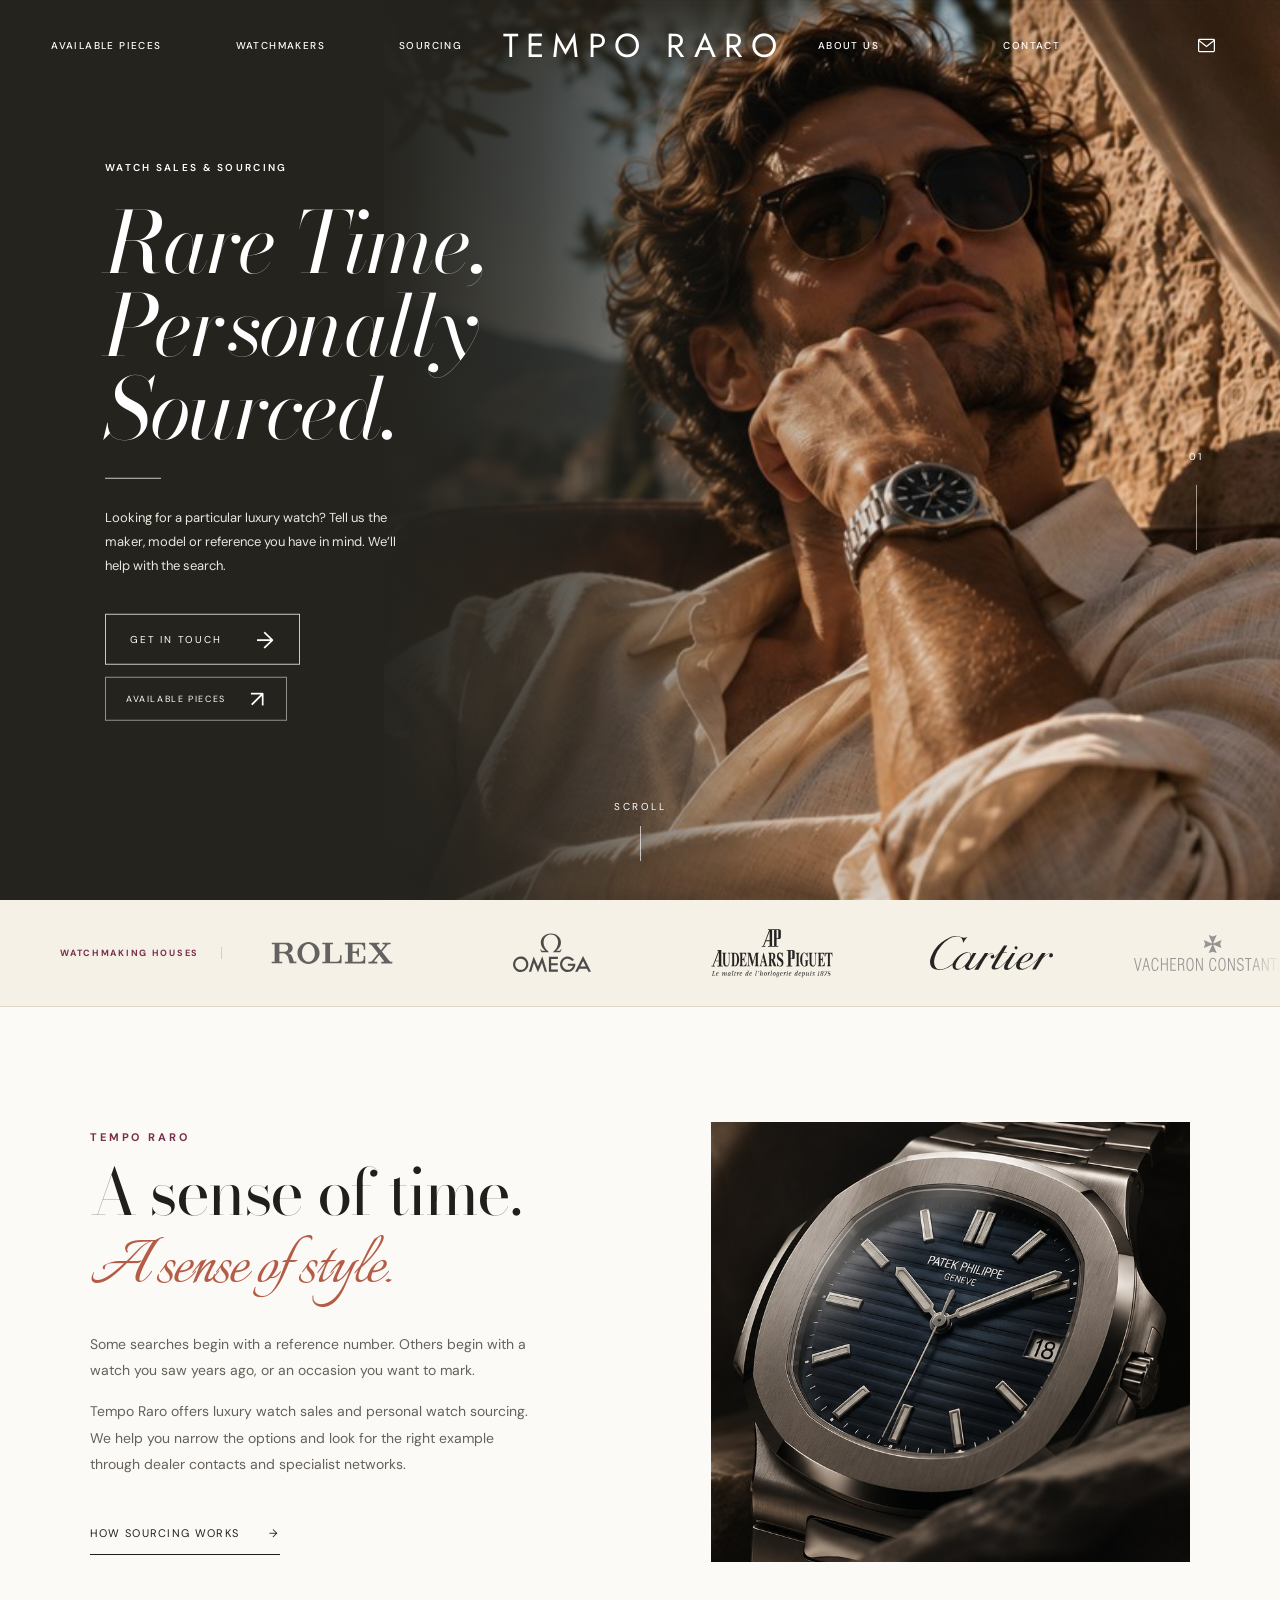
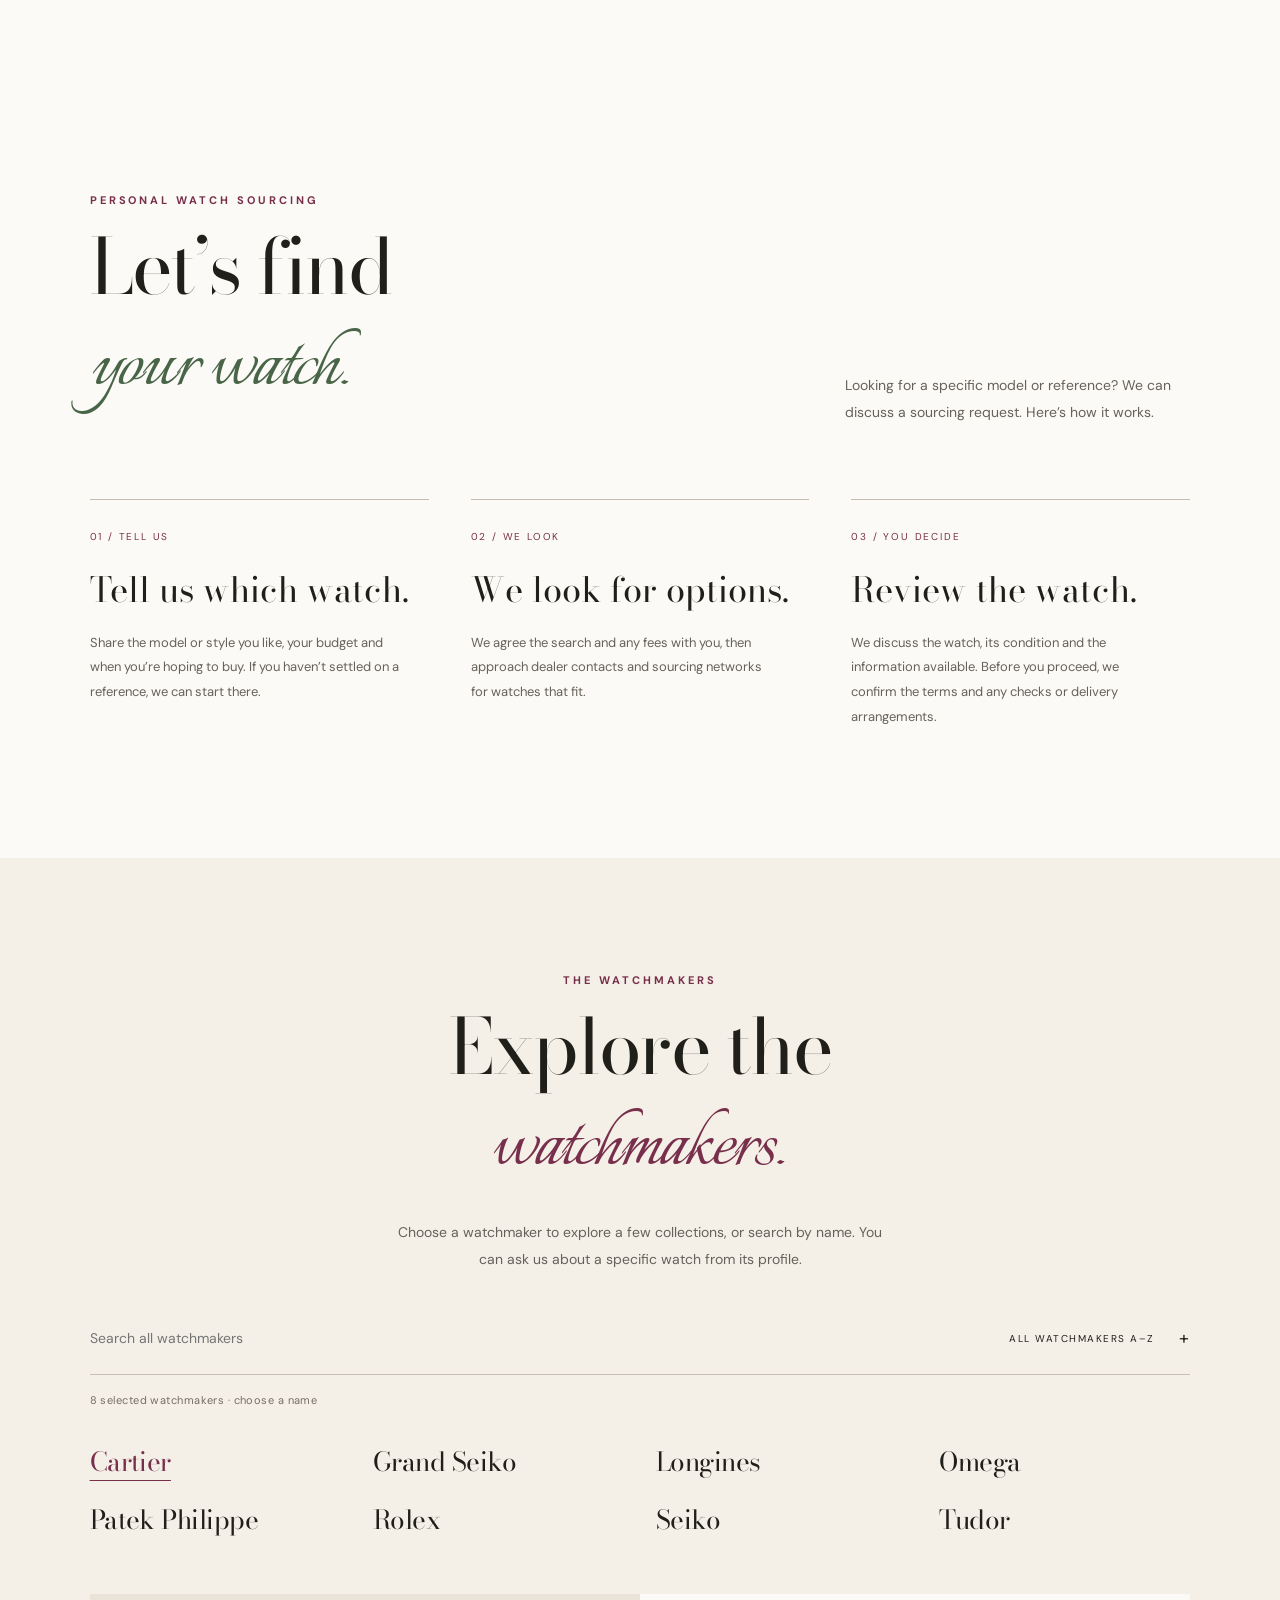
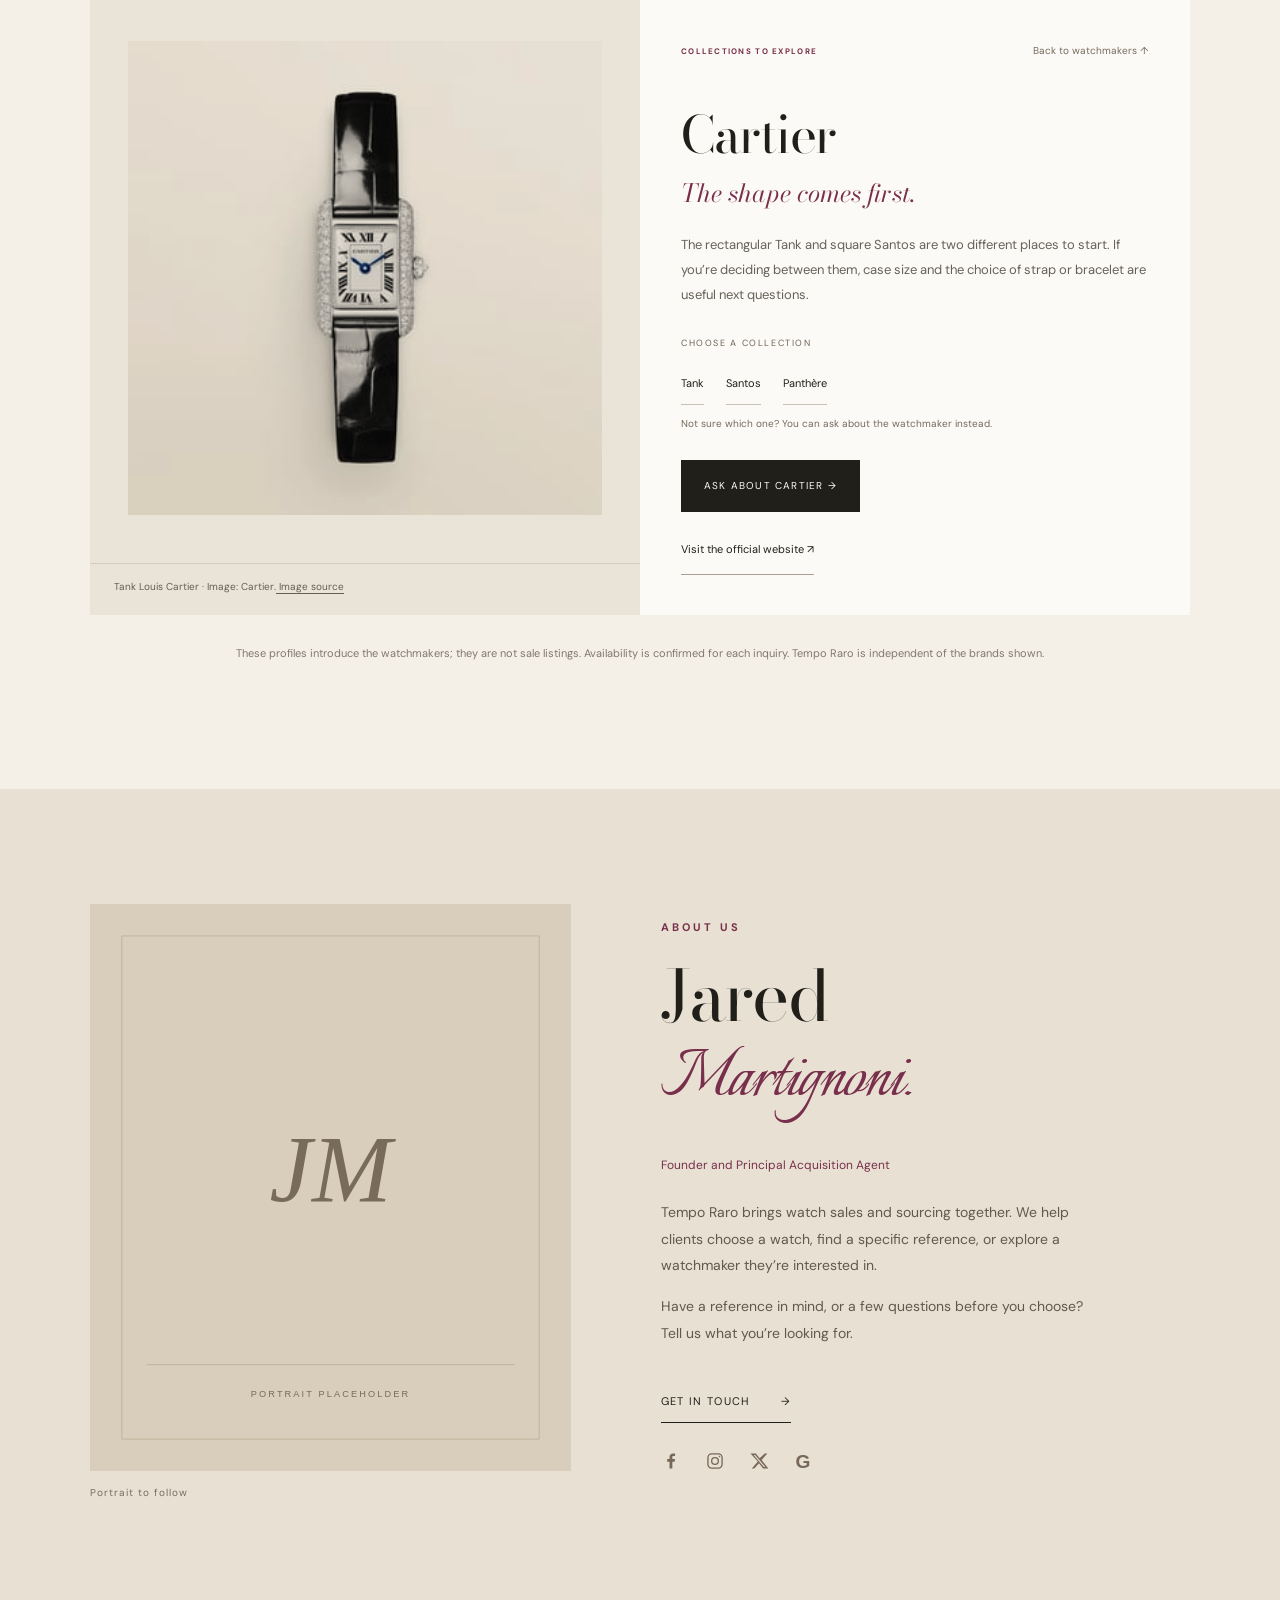
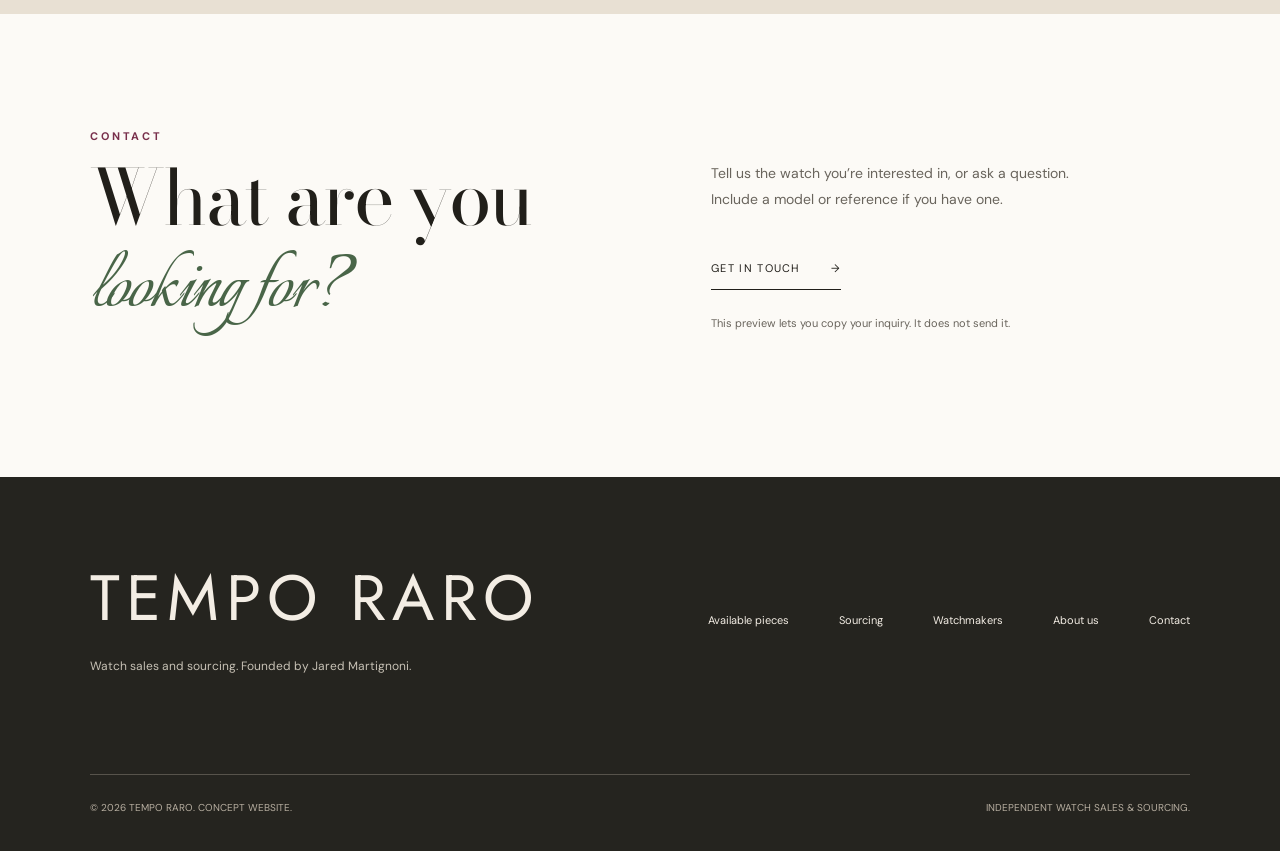
<file: index.html>
<!doctype html>
<html lang="en">
<head>
<meta charset="utf-8">
<meta name="viewport" content="width=device-width,initial-scale=1">
<meta name="theme-color" content="#191813">
<title>Tempo Raro | Luxury Watch Sales &amp; Personal Sourcing</title>
<meta name="description" content="Luxury watch sales and personal watch sourcing with Tempo Raro, led by Jared Martignoni. Explore watchmakers and discuss your next watch with us.">
<meta name="robots" content="index, follow, max-image-preview:large">
<link rel="canonical" href="https://www.tempo-raro.com/">
<link rel="icon" type="image/svg+xml" href="favicon.svg">
<meta property="og:type" content="website">
<meta property="og:site_name" content="Tempo Raro">
<meta property="og:title" content="Tempo Raro | Luxury Watch Sales &amp; Personal Sourcing">
<meta property="og:description" content="Luxury watch sales and personal watch sourcing with Tempo Raro, led by Jared Martignoni. Explore watchmakers and discuss your next watch with us.">
<meta property="og:url" content="https://www.tempo-raro.com/">
<meta property="og:image" content="https://www.tempo-raro.com/assets/hero-clean.jpg">
<meta property="og:image:width" content="1052">
<meta property="og:image:height" content="568">
<meta property="og:image:alt" content="Tempo Raro editorial campaign image">
<meta name="twitter:card" content="summary_large_image">
<meta name="twitter:title" content="Tempo Raro | Luxury Watch Sales &amp; Personal Sourcing">
<meta name="twitter:description" content="Luxury watch sales and personal watch sourcing with Tempo Raro, led by Jared Martignoni. Explore watchmakers and discuss your next watch with us.">
<meta name="twitter:image" content="https://www.tempo-raro.com/assets/hero-clean.jpg">
<meta name="twitter:image:alt" content="Tempo Raro editorial campaign image">
<link rel="preconnect" href="https://fonts.googleapis.com">
<link rel="preconnect" href="https://fonts.gstatic.com" crossorigin>
<link href="https://fonts.googleapis.com/css2?family=Bodoni+Moda:ital,opsz,wght@0,6..96,400;0,6..96,500;1,6..96,400&amp;family=DM+Sans:wght@400;500;600;700&amp;family=Jost:wght@300;400;500;600&amp;family=Italianno&amp;display=swap" rel="stylesheet">
<link rel="stylesheet" href="site.css?v=20261105-hero-clean">
<script type="application/ld+json">
{
  "@context": "https://schema.org",
  "@graph": [
    {
      "@type": "Organization",
      "@id": "https://www.tempo-raro.com/#organization",
      "name": "Tempo Raro",
      "url": "https://www.tempo-raro.com/",
      "description": "Luxury watch sales and personal watch sourcing, led by Jared Martignoni.",
      "founder": {
        "@id": "https://www.tempo-raro.com/#jared-martignoni"
      }
    },
    {
      "@type": "Person",
      "@id": "https://www.tempo-raro.com/#jared-martignoni",
      "name": "Jared Martignoni",
      "jobTitle": "Founder and Principal Acquisition Agent",
      "worksFor": {
        "@id": "https://www.tempo-raro.com/#organization"
      }
    },
    {
      "@type": "WebSite",
      "@id": "https://www.tempo-raro.com/#website",
      "url": "https://www.tempo-raro.com/",
      "name": "Tempo Raro",
      "inLanguage": "en",
      "publisher": {
        "@id": "https://www.tempo-raro.com/#organization"
      }
    },
    {
      "@type": "WebPage",
      "@id": "https://www.tempo-raro.com/#webpage",
      "url": "https://www.tempo-raro.com/",
      "name": "Tempo Raro | Luxury Watch Sales & Personal Sourcing",
      "description": "Luxury watch sales and personal watch sourcing with Tempo Raro, led by Jared Martignoni. Explore watchmakers and discuss your next watch with us.",
      "inLanguage": "en",
      "isPartOf": {
        "@id": "https://www.tempo-raro.com/#website"
      },
      "about": {
        "@id": "https://www.tempo-raro.com/#organization"
      }
    }
  ]
}
</script>
<noscript><style>#loader,.curtain{display:none}.hero-content{opacity:1;transform:translateY(-50%)}.reveal{opacity:1;transform:none}</style></noscript>
<link rel="stylesheet" href="navigation.css">
</head>
<body>
<div id="loader"><div class="loader-word">TEMPO RARO</div></div>
<nav class="site-nav" id="nav" aria-label="Main navigation"><div class="nav-left"><a href="collection.html">AVAILABLE PIECES</a><a href="#brands">WATCHMAKERS</a><a href="#collection">SOURCING</a></div><a class="wordmark" href="#top">TEMPO RARO</a><div class="nav-right"><a href="#about">ABOUT US</a><a href="#journal">CONTACT</a><button class="nav-icon" id="nav-inquire" aria-label="Open inquiry"><svg viewBox="0 0 24 24" fill="none" stroke="currentColor"><rect x="3" y="5" width="18" height="14" rx="1"/><path d="m3 6 9 7 9-7"/></svg></button></div><button class="nav-icon menu-toggle" id="menu-toggle" aria-label="Open menu" aria-expanded="false" aria-controls="mobile-panel"><svg viewBox="0 0 24 24" fill="none" stroke="currentColor"><path d="M3 7h18M3 12h18M3 17h18"/></svg></button></nav>
<div class="mobile-panel" id="mobile-panel" role="dialog" aria-modal="true" aria-label="Navigation"><button id="mobile-close" aria-label="Close menu">×</button><a href="collection.html">Available pieces</a><a href="#brands">Watchmakers</a><a href="#collection">Sourcing</a><a href="#about">About us</a><a href="#journal">Contact</a><a href="#inquire" data-inquire>Get in touch</a></div>
<main id="top">
<section class="hero" aria-label="Tempo Raro luxury watch sales and sourcing"><div class="hero-image" aria-hidden="true"></div><div class="curtain left" aria-hidden="true"></div><div class="curtain right" aria-hidden="true"></div><div class="hero-content"><div class="eyebrow">WATCH SALES &amp; SOURCING</div><h1>Rare Time,<br>Personally<br>Sourced.</h1><div class="fine-rule"></div><p class="hero-copy">Looking for a particular luxury watch? Tell us the maker, model or reference you have in mind. We’ll help with the search.</p><a class="outline-link" href="#inquire" data-inquire>GET IN TOUCH <span class="arr">→</span></a><a class="outline-link hero-stock-link" href="collection.html">AVAILABLE PIECES <span class="arr">↗</span></a></div><div class="hero-index">01</div><a href="#brands" class="hero-scroll">SCROLL<span></span></a></section>
<section class="ticker-wrap" aria-label="Watch brands"><div class="ticker-heading">WATCHMAKING HOUSES</div><div class="ticker-track-outer"><div class="ticker-track" id="ticker-track"></div></div></section>
<section class="section-pad intro-section" id="intro"><div class="intro-layout"><div><div class="section-kicker">TEMPO RARO</div><h2 class="section-title">A sense of time.<br><em class="script-accent">A sense of style.</em></h2><p class="section-intro">Some searches begin with a reference number. Others begin with a watch you saw years ago, or an occasion you want to mark.</p><p class="section-intro">Tempo Raro offers luxury watch sales and personal watch sourcing. We help you narrow the options and look for the right example through dealer contacts and specialist networks.</p><a class="dark-link" href="#collection">HOW SOURCING WORKS <span>→</span></a></div><img src="assets/watch-detail.jpg" alt="Close detail of a Patek Philippe Nautilus" width="760" height="850" loading="lazy"></div></section>

<section class="section-pad collection" id="collection">
<div class="collection-head reveal"><div><div class="section-kicker">PERSONAL WATCH SOURCING</div><h2 class="section-title">Let’s find<br><em class="script-accent accent-olive">your watch.</em></h2></div><p class="section-intro">Looking for a specific model or reference? We can discuss a sourcing request. Here’s how it works.</p></div>
<ol class="sourcing-steps">
<li class="reveal"><span class="step-number">01 / TELL US</span><h3>Tell us which watch.</h3><p>Share the model or style you like, your budget and when you’re hoping to buy. If you haven’t settled on a reference, we can start there.</p></li>
<li class="reveal"><span class="step-number">02 / WE LOOK</span><h3>We look for options.</h3><p>We agree the search and any fees with you, then approach dealer contacts and sourcing networks for watches that fit.</p></li>
<li class="reveal"><span class="step-number">03 / YOU DECIDE</span><h3>Review the watch.</h3><p>We discuss the watch, its condition and the information available. Before you proceed, we confirm the terms and any checks or delivery arrangements.</p></li>
</ol></section>

<section class="section-pad brand-directory" id="brands" aria-labelledby="houses-title">
<div class="brand-header"><div class="section-kicker">THE WATCHMAKERS</div><h2 class="section-title" id="houses-title">Explore the<br><em class="script-accent accent-wine">watchmakers.</em></h2><p class="section-intro" style="margin:auto">Choose a watchmaker to explore a few collections, or search by name. You can ask us about a specific watch from its profile.</p></div>
<div class="house-directory-tools"><label class="sr-only" for="brand-search">Search watchmakers</label><input class="brand-search" id="brand-search" type="search" placeholder="Search all watchmakers" autocomplete="off" aria-controls="brand-grid"><button class="brand-expand" id="brand-expand" aria-expanded="false" aria-controls="brand-grid">ALL WATCHMAKERS A–Z <span aria-hidden="true">+</span></button></div>
<p id="house-results" class="house-results" role="status" aria-live="polite"></p><div class="brand-grid" id="brand-grid" aria-label="Choose a watchmaker"></div>
<p id="house-announcement" class="sr-only" role="status" aria-live="polite"></p>
<article class="house-panel" id="house-panel" aria-labelledby="house-name">
<figure class="house-visual"><div class="house-image-stage"><img id="house-image" alt="" width="760" height="850" loading="lazy"><div id="house-monogram" class="house-monogram" hidden aria-hidden="true"></div></div><figcaption id="house-caption"></figcaption></figure>
<div class="house-story"><div class="house-panel-top"><span class="section-kicker">COLLECTIONS TO EXPLORE</span><button id="house-back" class="house-back">Back to watchmakers ↑</button></div><h3 id="house-name" tabindex="-1"></h3><p id="house-line" class="house-line"></p><p id="house-copy"></p><div id="house-family-wrap"><div class="house-label">CHOOSE A COLLECTION</div><div id="house-families" class="house-families" role="group" aria-label="Choose a collection to discuss"></div><p class="house-family-hint">Not sure which one? You can ask about the watchmaker instead.</p></div><div class="house-actions"><button id="house-inquire" class="house-inquire"></button><a id="house-official" target="_blank" rel="noopener noreferrer">Explore the official collection ↗</a></div></div>
</article><p class="note brand-footer">These profiles introduce the watchmakers; they are not sale listings. Availability is confirmed for each inquiry. Tempo Raro is independent of the brands shown.</p></section>
<section class="section-pad about-section" id="about" aria-labelledby="about-title"><div class="about-layout"><figure class="founder-portrait"><img src="assets/jared-martignoni-placeholder.svg" alt="Portrait placeholder for Jared Martignoni; photograph to be added" width="680" height="800" loading="lazy"><figcaption>Portrait to follow</figcaption></figure><div class="about-copy"><div class="section-kicker">ABOUT US</div><h2 class="section-title" id="about-title">Jared<br><em class="script-accent accent-wine">Martignoni.</em></h2><p class="founder-title">Founder and Principal Acquisition Agent</p><p>Tempo Raro brings watch sales and sourcing together. We help clients choose a watch, find a specific reference, or explore a watchmaker they’re interested in.</p><p>Have a reference in mind, or a few questions before you choose? Tell us what you’re looking for.</p><a class="dark-link" href="#inquire" data-inquire>GET IN TOUCH <span>→</span></a><div class="founder-socials" role="group" aria-label="Social profile placeholders"><span class="social-placeholder" role="img" aria-label="Facebook profile placeholder" title="Facebook — profile link to be added"><svg viewBox="0 0 24 24" fill="currentColor" aria-hidden="true"><path d="M13.6 21v-8.2h2.8l.4-3.2h-3.2V7.5c0-.9.3-1.5 1.6-1.5h1.7V3.1c-.3 0-1.3-.1-2.5-.1-2.5 0-4.2 1.5-4.2 4.3v2.3H7.4v3.2h2.8V21z"/></svg></span><span class="social-placeholder" role="img" aria-label="Instagram profile placeholder" title="Instagram — profile link to be added"><svg viewBox="0 0 24 24" fill="none" stroke="currentColor" stroke-width="1.6" aria-hidden="true"><rect x="3.5" y="3.5" width="17" height="17" rx="4.5"/><circle cx="12" cy="12" r="4"/><circle cx="17.4" cy="6.7" r=".9" fill="currentColor" stroke="none"/></svg></span><span class="social-placeholder" role="img" aria-label="X profile placeholder" title="X — profile link to be added"><svg viewBox="0 0 24 24" fill="currentColor" aria-hidden="true"><path d="M18.9 3H22l-6.8 7.8L23.2 21h-6.3L12 14.6 6.4 21H3.3l7.3-8.4L1.8 3h6.5l4.4 5.8L18.9 3zm-1.1 16.2h1.7L7.4 4.7H5.6l12.2 14.5z"/></svg></span><span class="social-placeholder" role="img" aria-label="Google Business profile placeholder" title="Google Business — profile link to be added"><svg viewBox="0 0 24 24" aria-hidden="true"><text x="12" y="20" text-anchor="middle" font-family="Arial,sans-serif" font-size="23" font-weight="700" fill="currentColor">G</text></svg></span></div></div></div></section>
<section class="section-pad journal" id="journal"><div class="closing-note reveal"><div><div class="section-kicker">CONTACT</div><h2 class="section-title">What are you<br><em class="script-accent accent-olive">looking for?</em></h2></div><div><p>Tell us the watch you’re interested in, or ask a question. Include a model or reference if you have one.</p><a href="#inquire" class="dark-link" data-inquire>GET IN TOUCH <span>→</span></a><p class="note">This preview lets you copy your inquiry. It does not send it.</p></div></div></section>
</main>
<footer class="footer"><div class="footer-top"><div><div class="footer-mark">TEMPO RARO</div><p>Watch sales and sourcing. Founded by Jared Martignoni.</p></div><div class="footer-links"><a href="collection.html">Available pieces</a><a href="#collection">Sourcing</a><a href="#brands">Watchmakers</a><a href="#about">About us</a><a href="#inquire" data-inquire>Contact</a></div></div><div class="footer-bottom"><span>© <span id="year"></span> TEMPO RARO. CONCEPT WEBSITE.</span><span>INDEPENDENT WATCH SALES &amp; SOURCING.</span></div></footer>
<div class="modal-backdrop" id="inquiry-modal" role="presentation"><div class="modal" role="dialog" aria-modal="true" aria-labelledby="modal-title"><button class="close" id="modal-close" aria-label="Close inquiry">×</button><div class="section-kicker">GET IN TOUCH</div><h2 id="modal-title">Let's find <i>your watch.</i></h2><p>This preview lets you copy your inquiry. It does not send it.</p><form id="inquiry-form"><label for="qname">Your name</label><input id="qname" required autocomplete="name" placeholder="Name"><label for="qemail">Email address</label><input id="qemail" type="email" required autocomplete="email" placeholder="you@example.com"><label for="qtype">I'm interested in</label><select id="qtype"><option>Sourcing a watch</option><option>Selling a watch</option><option>Trading a watch</option><option>General inquiry</option></select><label for="qbrand">Watchmaker</label><input id="qbrand" list="inquiry-houses" placeholder="Not sure yet"><datalist id="inquiry-houses"></datalist><label for="qmodel">Collection or reference</label><input id="qmodel" placeholder="Model, family or reference (optional)"><label for="qnotes">Tell us what you're looking for</label><textarea id="qnotes" placeholder="Brand, model, reference, budget or anything else useful"></textarea><button class="action" type="submit">COPY MY INQUIRY →</button><p class="status" id="form-status" role="status"></p></form></div></div>
<script>
const brands=[
['Rolex','luxury'],['Patek Philippe','haute'],['Audemars Piguet','haute'],['Cartier','luxury'],['Omega','luxury'],['Vacheron Constantin','haute'],['Jaeger-LeCoultre','haute'],['IWC Schaffhausen','luxury'],['Breitling','luxury'],['Tudor','luxury'],['TAG Heuer','mid'],['Panerai','luxury'],['Hublot','luxury'],['Breguet','haute'],['Blancpain','haute'],['A. Lange & Söhne','haute'],['Grand Seiko','luxury'],['Zenith','luxury'],['Chopard','haute'],['Piaget','haute'],['Girard-Perregaux','haute'],['Ulysse Nardin','haute'],['Richard Mille','haute'],['F.P. Journe','haute'],['Parmigiani Fleurier','haute'],['Roger Dubuis','haute'],['Bulgari','luxury'],['Glashütte Original','haute'],['H. Moser & Cie.','haute'],['Laurent Ferrier','haute'],['MB&F','haute'],['Urwerk','haute'],['De Bethune','haute'],['Greubel Forsey','haute'],['Ressence','haute'],['Kari Voutilainen','haute'],['Arnold & Son','haute'],['Moritz Grossmann','haute'],['Jacob & Co.','haute'],['Harry Winston','haute'],['Franck Muller','haute'],['Bell & Ross','luxury'],['Baume & Mercier','mid'],['Longines','mid'],['Oris','mid'],['Nomos Glashütte','mid'],['Tissot','mid'],['Hamilton','mid'],['Rado','mid'],['Frederique Constant','mid'],['Maurice Lacroix','mid'],['Mido','mid'],['Certina','mid'],['Seiko','mid'],['Citizen','mid'],['Sinn','mid'],['Junghans','mid'],['Raymond Weil','mid'],['Doxa','mid'],['Ball Watch','mid'],['Fortis','mid'],['Christopher Ward','mid'],['Nivada Grenchen','mid'],['Yema','mid'],['Ebel','mid'],['Corum','luxury'],['Montblanc','luxury'],['Graham','luxury'],['Alpina','mid']];
const marquee=['Rolex','Patek Philippe','Audemars Piguet','Omega','Cartier','Vacheron Constantin','Tudor','Breitling','IWC Schaffhausen','Jaeger-LeCoultre','TAG Heuer','Grand Seiko','Panerai','Longines','Zenith','Breguet','Blancpain','Hublot','A. Lange & Söhne','Chopard','Piaget','Girard-Perregaux','Ulysse Nardin','Richard Mille','F.P. Journe','Nomos Glashütte','Oris','Tissot','Hamilton','Bulgari'];
const sourcedLogoFiles = {"Rolex": "logos/rolex.svg", "Omega": "logos/omega.svg", "Audemars Piguet": "logos/audemars-piguet-display.svg", "Cartier": "logos/cartier.svg", "Vacheron Constantin": "logos/vacheron-constantin.svg"};
const escapeHtml=s=>s.replace(/&/g,'&amp;').replace(/</g,'&lt;').replace(/"/g,'&quot;');
const logoSizes={'Rolex':[124,32],'Omega':[78,43],'Audemars Piguet':[155,40],'Cartier':[125,40],'Vacheron Constantin':[155,43]};
const formatLogo=name=>{const [w,h]=logoSizes[name]||[145,40];return `<div class="logo-cell"><img src="${sourcedLogoFiles[name]}" alt="${escapeHtml(name)}" width="${w}" height="${h}" style="width:${w}px;height:${h}px" decoding="async"></div>`};
const track=document.querySelector('#ticker-track');
const tickerNames=Object.keys(sourcedLogoFiles);
track.innerHTML=tickerNames.map(formatLogo).join('')+`<div class="ticker-repeat" aria-hidden="true">${tickerNames.map(formatLogo).join('')}</div>`;
track.style.setProperty('--ticker-duration',`${tickerNames.length*220/17.6}s`);
const nav=document.querySelector('#nav');function onScroll(){nav.classList.toggle('scrolled',window.scrollY>70)}addEventListener('scroll',onScroll,{passive:true});onScroll();
const showReveals=()=>{if(!('IntersectionObserver'in window)){document.querySelectorAll('.reveal').forEach(x=>x.classList.add('visible'));return}const ob=new IntersectionObserver(items=>{items.forEach(item=>{if(item.isIntersecting){item.target.classList.add('visible');ob.unobserve(item.target)}})},{threshold:.13});document.querySelectorAll('.reveal').forEach(el=>ob.observe(el))};showReveals();addEventListener('load',()=>document.body.classList.add('loaded'));setTimeout(()=>document.body.classList.add('loaded'),1400);
let inquiryReturnFocus;const modal=document.querySelector('#inquiry-modal');const setInquiryBackground=blocked=>document.querySelectorAll('main,nav,footer,#mobile-panel').forEach(el=>el.inert=blocked);const closeModal=()=>{if(!modal.classList.contains('open'))return;modal.classList.remove('open');setInquiryBackground(false);document.body.style.overflow='';inquiryReturnFocus?.focus({preventScroll:true})},openModal=()=>{inquiryReturnFocus=document.activeElement?.closest('#mobile-panel')?document.querySelector('#menu-toggle'):document.activeElement;modal.classList.add('open');setInquiryBackground(true);document.body.style.overflow='hidden';document.querySelector('#qname').focus()};document.querySelectorAll('[data-inquire]').forEach(el=>el.addEventListener('click',e=>{e.preventDefault();openModal()}));document.querySelector('#nav-inquire').addEventListener('click',openModal);document.querySelector('#modal-close').addEventListener('click',closeModal);modal.addEventListener('click',e=>{if(e.target===modal)closeModal()});document.addEventListener('keydown',e=>{if(e.key==='Escape'){closeModal();closeMenu()}});
document.querySelector('#inquiry-form').addEventListener('submit',async e=>{e.preventDefault();let msg=`TEMPO RARO — PRIVATE INQUIRY\nName: ${document.querySelector('#qname').value}\nEmail: ${document.querySelector('#qemail').value}\nInterest: ${document.querySelector('#qtype').value}\nWatchmaker: ${document.querySelector('#qbrand').value}\nCollection / reference: ${document.querySelector('#qmodel').value}\nDetails: ${document.querySelector('#qnotes').value}`;try{await navigator.clipboard.writeText(msg);document.querySelector('#form-status').textContent='Inquiry copied. Paste it into your preferred email or message.'}catch{const temp=document.createElement('textarea');temp.value=msg;document.body.appendChild(temp);temp.select();document.execCommand('copy');temp.remove();document.querySelector('#form-status').textContent='Inquiry text copied.'}});
const menu=document.querySelector('#mobile-panel'),menuToggle=document.querySelector('#menu-toggle');
function closeMenu(){const wasOpen=menu.classList.contains('open');menu.classList.remove('open');menuToggle.setAttribute('aria-expanded','false');if(!modal.classList.contains('open')){document.body.style.overflow='';document.querySelectorAll('main,nav,footer').forEach(el=>el.inert=false);if(wasOpen)menuToggle.focus({preventScroll:true})}}
menuToggle.addEventListener('click',()=>{menu.inert=false;menu.classList.add('open');menuToggle.setAttribute('aria-expanded','true');document.body.style.overflow='hidden';document.querySelectorAll('main,nav,footer').forEach(el=>el.inert=true);document.querySelector('#mobile-close').focus()});
document.querySelector('#mobile-close').addEventListener('click',closeMenu);menu.querySelectorAll('a').forEach(a=>a.addEventListener('click',closeMenu));
document.addEventListener('keydown',event=>{if(event.key!=='Tab'||!menu.classList.contains('open')||modal.classList.contains('open'))return;const controls=[...menu.querySelectorAll('button,a')],first=controls[0],last=controls[controls.length-1];if(event.shiftKey&&document.activeElement===first){event.preventDefault();last.focus()}else if(!event.shiftKey&&document.activeElement===last){event.preventDefault();first.focus()}});
addEventListener('resize',()=>{if(matchMedia('(min-width: 1024px)').matches&&menu.classList.contains('open'))closeMenu()});
document.querySelector('#year').textContent=new Date().getFullYear();
</script>
<script src="house-explorer.js?v=20261105-complete" defer></script>
</body></html>
</file>
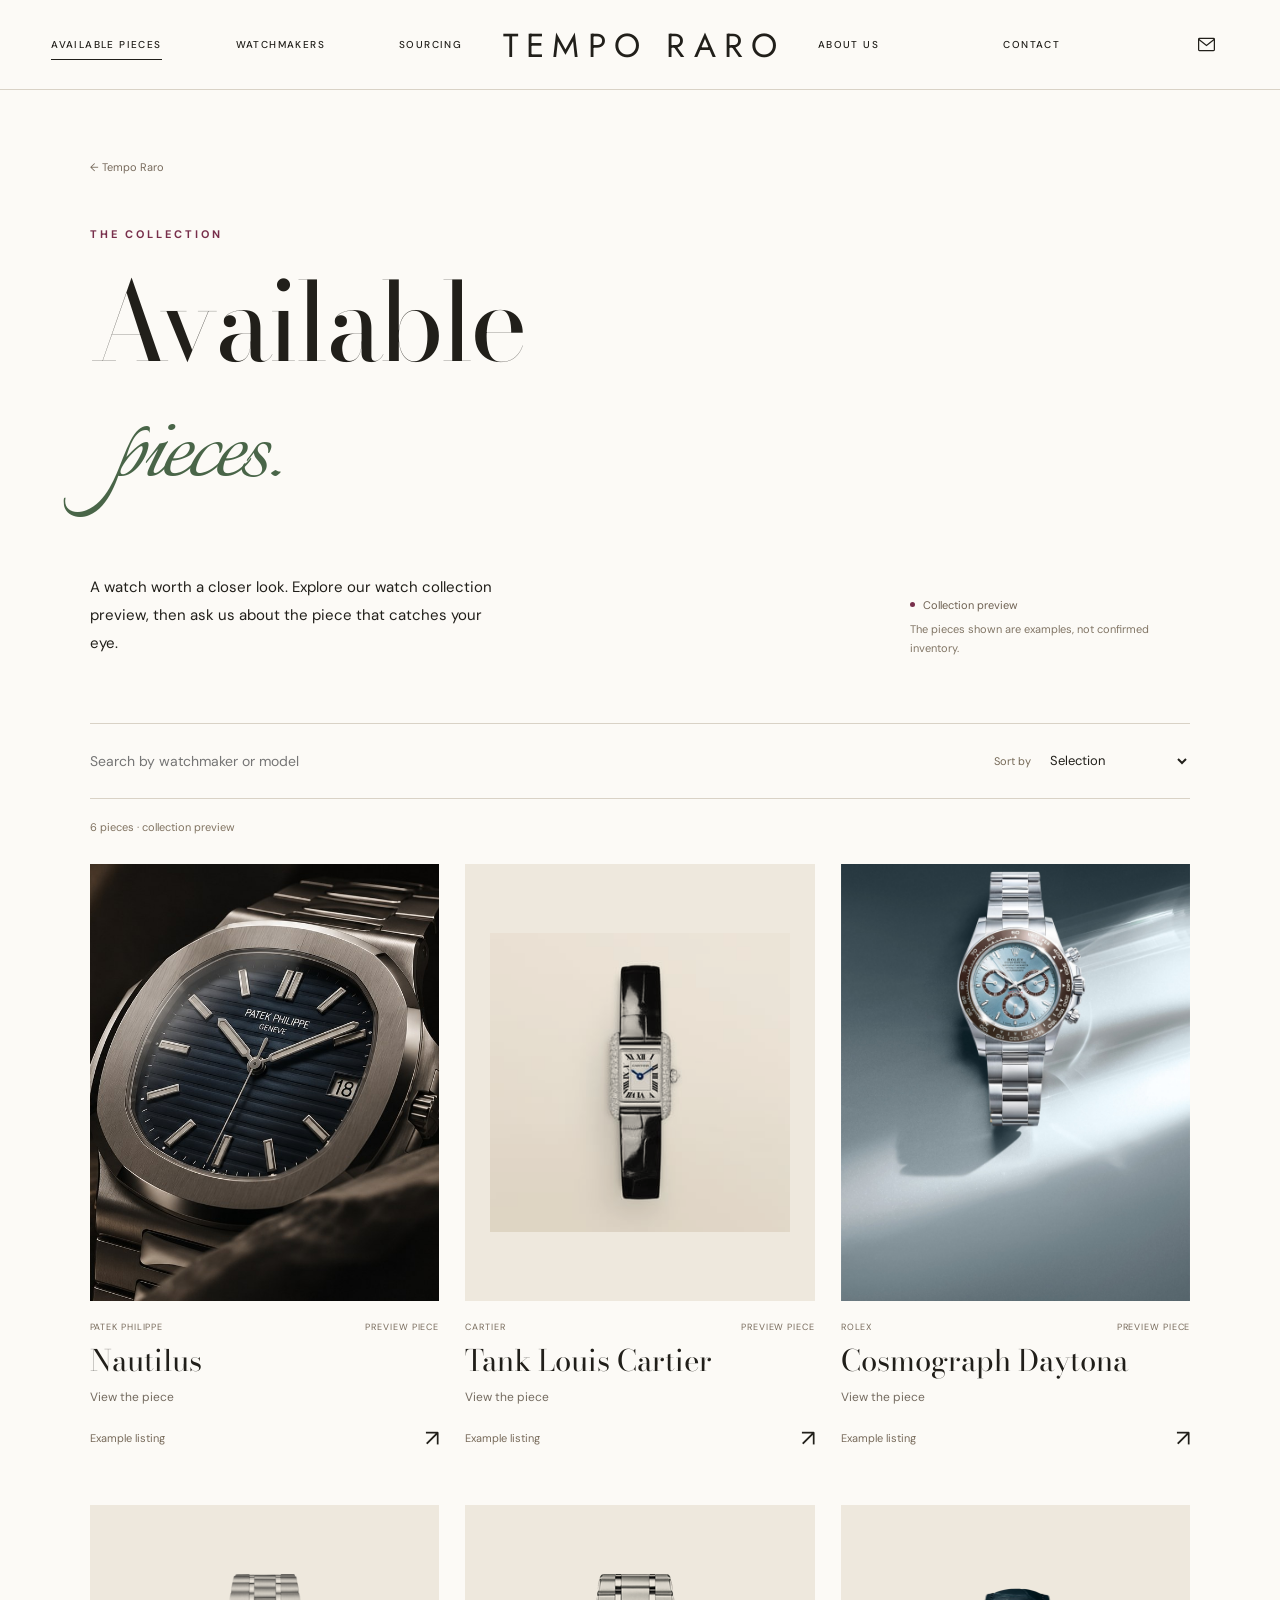
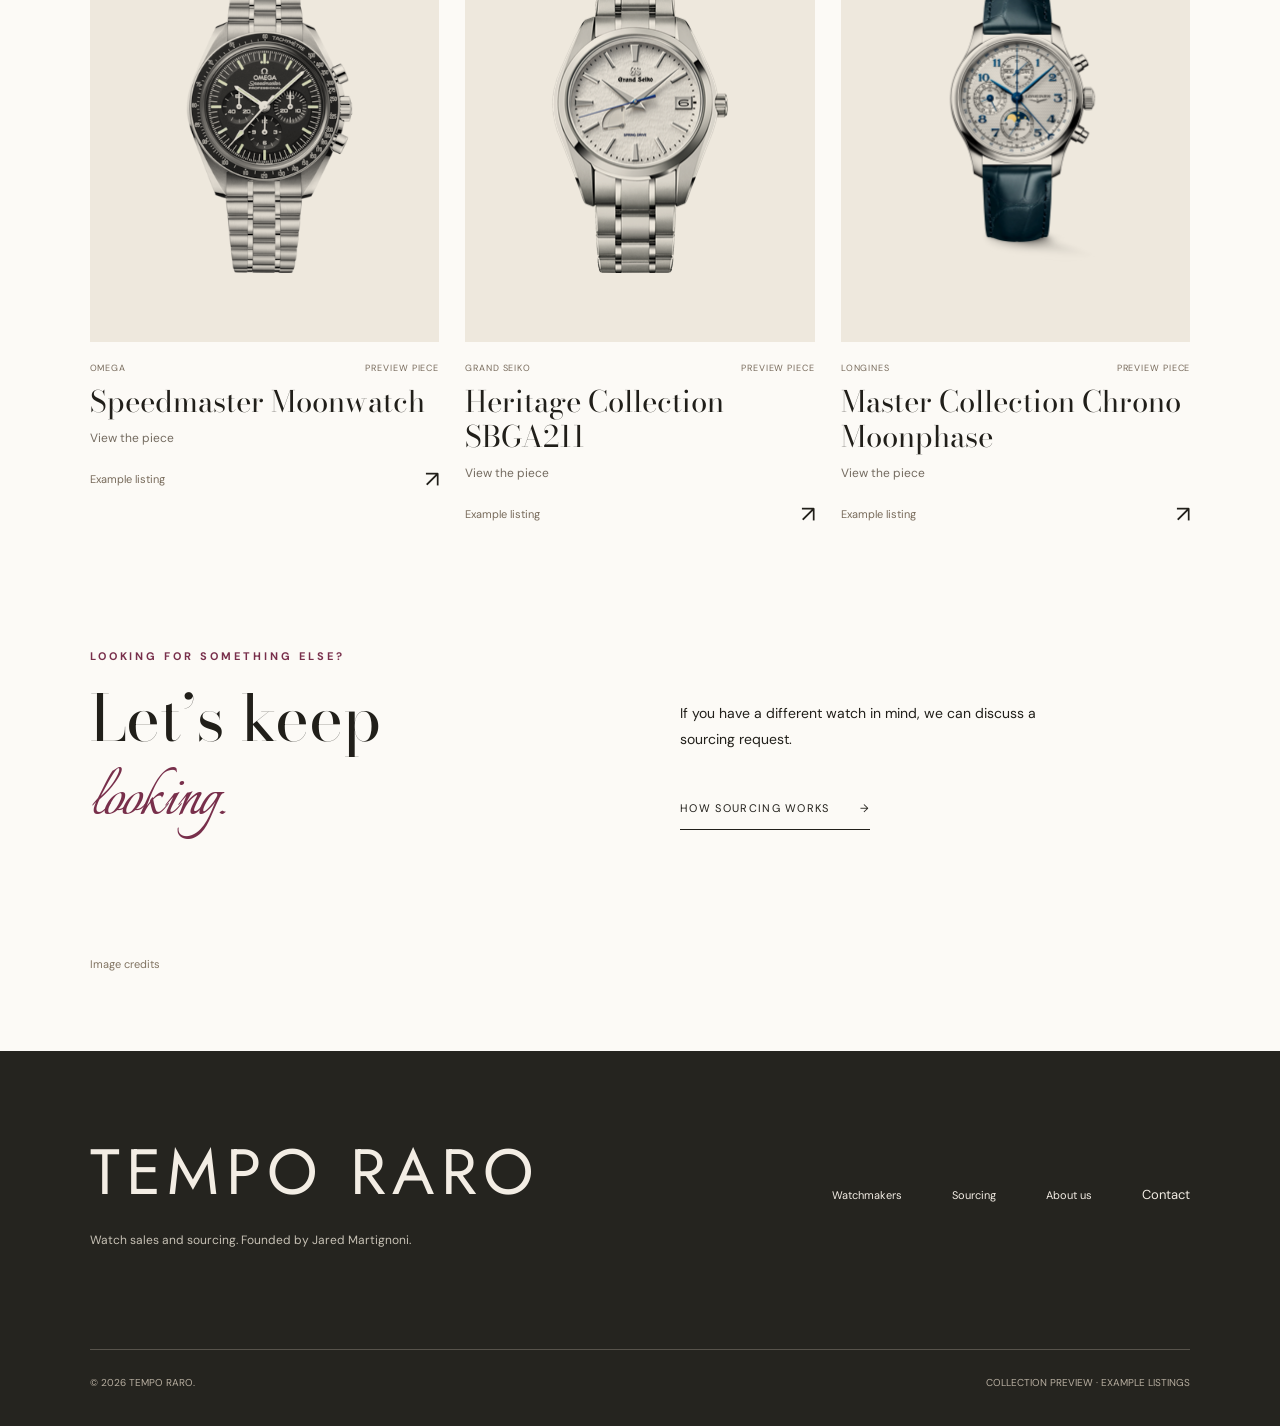
<file: collection.html>
<!doctype html><html lang="en"><head>
<meta charset="utf-8">
<meta name="viewport" content="width=device-width,initial-scale=1">
<meta name="theme-color" content="#f4f0e8">
<title>Watch Collection Preview | Available Pieces | Tempo Raro</title>
<meta name="description" content="Explore the Tempo Raro watch collection preview and ask about a piece. Example listings illustrate the gallery; confirmed sale inventory is coming later.">
<meta name="robots" content="noindex, follow">
<link rel="canonical" href="https://www.tempo-raro.com/collection.html">
<link rel="icon" type="image/svg+xml" href="favicon.svg">
<meta property="og:type" content="website">
<meta property="og:site_name" content="Tempo Raro">
<meta property="og:title" content="Watch Collection Preview | Available Pieces | Tempo Raro">
<meta property="og:description" content="Explore the Tempo Raro watch collection preview and ask about a piece. Example listings illustrate the gallery; confirmed sale inventory is coming later.">
<meta property="og:url" content="https://www.tempo-raro.com/collection.html">
<meta property="og:image" content="https://www.tempo-raro.com/assets/hero-clean.jpg">
<meta property="og:image:width" content="1052">
<meta property="og:image:height" content="568">
<meta property="og:image:alt" content="Tempo Raro editorial campaign image">
<meta name="twitter:card" content="summary_large_image">
<meta name="twitter:title" content="Watch Collection Preview | Available Pieces | Tempo Raro">
<meta name="twitter:description" content="Explore the Tempo Raro watch collection preview and ask about a piece. Example listings illustrate the gallery; confirmed sale inventory is coming later.">
<meta name="twitter:image" content="https://www.tempo-raro.com/assets/hero-clean.jpg">
<meta name="twitter:image:alt" content="Tempo Raro editorial campaign image">
<link rel="preconnect" href="https://fonts.googleapis.com">
<link rel="preconnect" href="https://fonts.gstatic.com" crossorigin>
<link href="https://fonts.googleapis.com/css2?family=Bodoni+Moda:ital,opsz,wght@0,6..96,400;0,6..96,500;1,6..96,400&amp;family=DM+Sans:wght@400;500;600;700&amp;family=Jost:wght@300;400;500;600&amp;family=Italianno&amp;display=swap" rel="stylesheet">
<link rel="stylesheet" href="site.css?v=20261105-hero-clean">
<link rel="stylesheet" href="collection.css">
<script type="application/ld+json">
{
  "@context": "https://schema.org",
  "@graph": [
    {
      "@type": "CollectionPage",
      "@id": "https://www.tempo-raro.com/collection.html#webpage",
      "url": "https://www.tempo-raro.com/collection.html",
      "name": "Watch Collection Preview | Available Pieces | Tempo Raro",
      "description": "Explore the Tempo Raro watch collection preview and ask about a piece. Example listings illustrate the gallery; confirmed sale inventory is coming later.",
      "inLanguage": "en",
      "isPartOf": {
        "@id": "https://www.tempo-raro.com/#website"
      },
      "about": {
        "@id": "https://www.tempo-raro.com/#organization"
      }
    }
  ]
}
</script>
<link rel="stylesheet" href="navigation.css">
</head><body class="collection-page loaded"><nav class="site-nav collection-nav" id="nav" aria-label="Main navigation"><div class="nav-left"><a href="collection.html" aria-current="page">AVAILABLE PIECES</a><a href="index.html#brands">WATCHMAKERS</a><a href="index.html#collection">SOURCING</a></div><a class="wordmark" href="index.html#top">TEMPO RARO</a><div class="nav-right"><a href="index.html#about">ABOUT US</a><a href="index.html#journal">CONTACT</a><button class="nav-icon" id="nav-inquire" aria-label="Ask about the collection"><svg viewBox="0 0 24 24" fill="none" stroke="currentColor"><rect x="3" y="5" width="18" height="14" rx="1"/><path d="m3 6 9 7 9-7"/></svg></button></div><button class="nav-icon menu-toggle" id="menu-toggle" aria-label="Open menu" aria-expanded="false" aria-controls="mobile-panel"><svg viewBox="0 0 24 24" fill="none" stroke="currentColor"><path d="M3 7h18M3 12h18M3 17h18"/></svg></button></nav><div class="mobile-panel" id="mobile-panel" role="dialog" aria-modal="true" aria-label="Navigation"><button id="mobile-close" aria-label="Close menu">×</button><a href="collection.html">Available pieces</a><a href="index.html#brands">Watchmakers</a><a href="index.html#collection">Sourcing</a><a href="index.html#about">About us</a><a href="index.html#journal">Contact</a><button class="menu-interest" data-general-interest>Ask about the collection</button></div>
<main id="main"><header class="collection-intro"><a class="back-home" href="index.html">← Tempo Raro</a><div class="section-kicker">THE COLLECTION</div><h1>Available<br><em class="script-accent accent-olive">pieces.</em></h1><div class="collection-intro-bottom"><p>A watch worth a closer look. Explore our watch collection preview, then ask us about the piece that catches your eye.</p><p class="preview-label"><span class="preview-dot" aria-hidden="true"></span>Collection preview<br><span>The pieces shown are examples, not confirmed inventory.</span></p></div></header>
<section class="pieces-section" aria-label="Watch collection"><div class="pieces-toolbar"><label class="stock-search"><span class="sr-only">Search the collection</span><input id="stock-search" type="search" placeholder="Search by watchmaker or model" autocomplete="off" aria-controls="pieces-grid"></label><label class="stock-sort"><span>Sort by</span><select id="stock-sort" aria-controls="pieces-grid"><option value="featured">Selection</option><option value="maker">Watchmaker A–Z</option></select></label></div><p class="pieces-count" id="pieces-count" role="status" aria-live="polite"></p><div class="pieces-grid" id="pieces-grid"></div><noscript><p id="collection-no-script">Enable JavaScript to browse the example watches and prepare a collection inquiry. You can also <a href="index.html#collection">read about personal watch sourcing</a>.</p></noscript><div class="pieces-empty" id="pieces-empty" hidden><h2>No matching pieces.</h2><p>Try another name, or tell us which watch you’re looking for.</p><button id="clear-search" class="plain-button">Clear search</button><a href="index.html#collection">Ask us to source a watch ↗</a></div></section>
<section class="collection-closing"><div><div class="section-kicker">LOOKING FOR SOMETHING ELSE?</div><h2>Let’s keep<br><em class="script-accent accent-wine">looking.</em></h2></div><div><p>If you have a different watch in mind, we can discuss a sourcing request.</p><a class="dark-link" href="index.html#collection">HOW SOURCING WORKS <span>→</span></a></div></section>
<details class="image-credits"><summary>Image credits</summary><p>This design preview uses illustrative imagery. Actual sale listings will use photographs and verified details of the individual watch.</p><ul id="collection-credits"></ul></details></main>
<footer class="footer collection-footer"><div class="footer-top"><div><a class="footer-mark" href="index.html">TEMPO RARO</a><p>Watch sales and sourcing. Founded by Jared Martignoni.</p></div><div class="footer-links"><a href="index.html#brands">Watchmakers</a><a href="index.html#collection">Sourcing</a><a href="index.html#about">About us</a><button class="footer-interest" data-general-interest>Contact</button></div></div><div class="footer-bottom"><span>© <span id="year"></span> TEMPO RARO.</span><span>COLLECTION PREVIEW · EXAMPLE LISTINGS</span></div></footer>
<dialog id="piece-dialog" class="piece-dialog" aria-labelledby="piece-title"><button class="dialog-close" data-close-dialog="piece-dialog" aria-label="Close watch details">×</button><div class="piece-detail-layout"><figure><img id="detail-image" alt="" width="760" height="900"><figcaption id="detail-caption"></figcaption></figure><div class="piece-detail-copy"><div class="section-kicker" id="detail-status">PREVIEW PIECE</div><h2 id="piece-title"></h2><p id="detail-maker" class="detail-maker"></p><p id="detail-description"></p><p id="detail-price" class="detail-price"></p><dl class="detail-specs" id="detail-specs"></dl><p class="sample-note" id="detail-sample-note">Example listing. This image does not represent a watch currently offered for sale.</p><button id="detail-interest" class="solid-button">Ask about this piece →</button><p class="detail-note">Inquiries are separate from sourcing requests. No payment is taken in this preview.</p></div></div></dialog>
<dialog id="interest-dialog" class="interest-dialog" aria-labelledby="interest-title"><button class="dialog-close" data-close-dialog="interest-dialog" aria-label="Close purchase inquiry">×</button><div class="section-kicker">COLLECTION INQUIRY</div><h2 id="interest-title">A closer<br><em class="script-accent accent-wine">look.</em></h2><p id="interest-piece" class="interest-piece"></p><p class="interest-preview" id="interest-mode-note">This preview prepares an inquiry you can copy or download. It does not send it.</p><form id="purchase-interest-form"><div class="form-pair"><div><label for="buyer-name">Your name</label><input id="buyer-name" name="name" autocomplete="name" required maxlength="100"></div><div><label for="buyer-email">Email address</label><input id="buyer-email" name="email" type="email" autocomplete="email" required maxlength="254"></div></div><div class="form-pair"><div><label for="buyer-phone">Phone <span>(optional)</span></label><input id="buyer-phone" name="phone" type="tel" autocomplete="tel" maxlength="40"></div><div><label for="buyer-topic">I’d like to ask about</label><select id="buyer-topic" name="topic"><option value="availability">Availability and price</option><option value="details">Watch details and photographs</option><option value="purchase">Buying this watch</option><option value="general">Something else</option></select></div></div><label for="buyer-message">Your message <span>(optional)</span></label><textarea id="buyer-message" name="message" rows="4" maxlength="3000" placeholder="What would you like to know?"></textarea><button class="solid-button" id="prepare-interest" type="submit">PREPARE MY INQUIRY →</button></form><p id="interest-status" role="status" aria-live="polite"></p><section id="interest-result" class="interest-result" hidden aria-label="Prepared inquiry"><p class="result-label">Your inquiry is ready. It has not been sent.</p><pre id="interest-text" tabindex="0"></pre><div class="interest-result-actions"><button id="copy-interest" class="plain-button">Copy inquiry</button><button id="download-interest" class="plain-button">Download inquiry</button><button id="edit-interest" class="plain-button">Edit</button></div></section></dialog>
<script src="inventory.js" defer></script><script src="collection.js" defer></script></body></html>
</file>
<file: site.css>
:root{--ink:#211f1a;--cream:#f4f0e8;--paper:#fcfaf6;--wine:#5e3029;--olive:#495044;--line:#d9d2c6;--sans:'DM Sans',Arial,sans-serif;--serif:'Bodoni Moda',Georgia,serif;--display:'Jost',Arial,sans-serif;--ease:cubic-bezier(.22,1,.36,1)}
*{box-sizing:border-box}
html{scroll-behavior:smooth}
body{margin:0;background:var(--paper);color:var(--ink);font-family:var(--sans);overflow-x:hidden}
button,input,textarea,select{font:inherit}
button{cursor:pointer}
a{color:inherit;text-decoration:none}
button:focus-visible,a:focus-visible,input:focus-visible,textarea:focus-visible,select:focus-visible{outline:2px solid #bb8259;outline-offset:4px}
::selection{background:#bca589;color:#211f1a}
.sr-only{position:absolute;width:1px;height:1px;overflow:hidden;clip:rect(0,0,0,0)}
#loader{position:fixed;inset:0;z-index:100;background:#171714;color:#f7f0e8;display:flex;align-items:center;justify-content:center;transition:opacity .75s ease,visibility .75s}
.loader-word{font-family:var(--display);font-size:clamp(22px,3vw,45px);letter-spacing:.37em;font-weight:400;padding-left:.37em}
.loaded #loader{opacity:0;visibility:hidden;pointer-events:none}
.hero{position:relative;min-height:740px;height:min(900px,100svh);max-height:960px;background:#24231e;isolation:isolate;color:white;overflow:hidden}
.hero-image{position:absolute;inset:0;background-image:linear-gradient(90deg,rgba(21,19,17,.89) 0%,rgba(22,20,17,.80) 22%,rgba(20,18,15,.30) 56%,rgba(17,15,12,.02) 100%),url('assets/hero-clean.jpg');background-position:center,right center;background-size:cover,cover;transform:scale(1.085);transition:transform 2.4s var(--ease)}
.loaded .hero-image{transform:scale(1)}
/* Give the desktop photograph its own right-hand composition. */
@media(min-width:1024px){
 .hero-image{background:none}
 .hero-image::before{
  content:'';position:absolute;inset:0 0 0 30%;
  background:url('assets/hero-clean.jpg') 35% center/cover no-repeat;
 }
 .hero-image::after{
  content:'';position:absolute;inset:0;
  background:linear-gradient(90deg,#24231e 0%,#24231e 28%,rgba(36,35,30,.96) 32%,rgba(36,35,30,.78) 42%,rgba(36,35,30,.22) 60%,rgba(36,35,30,.02) 85%);
 }
}
.curtain{pointer-events:none;position:absolute;z-index:10;top:0;bottom:0;width:50.1%;background:#251e18;transition:transform 1.5s var(--ease);transition-delay:.28s}
.curtain.left{left:0}
.curtain.right{right:0}
.loaded .curtain.left{transform:translateX(-102%)}
.loaded .curtain.right{transform:translateX(102%)}
.hero-content{position:absolute;z-index:3;left:clamp(25px,8.2vw,150px);top:49%;transform:translateY(-43%);max-width:580px;opacity:0;transition:opacity 1s ease 1.25s,transform 1s var(--ease) 1.25s}
.loaded .hero-content{opacity:1;transform:translateY(-50%)}
.eyebrow{font-size:10px;letter-spacing:.26em;text-transform:uppercase;font-weight:600}
.hero h1{font-family:var(--serif);font-style:italic;font-weight:400;line-height:.98;font-size:clamp(57px,6.6vw,110px);letter-spacing:-.025em;margin:28px 0 28px}
.fine-rule{width:56px;height:1px;background:currentColor;opacity:.75;margin-bottom:27px}
.hero-copy{font-size:13px;line-height:1.85;max-width:310px;color:#ebe7de}
.outline-link{display:inline-flex;gap:34px;align-items:center;border:1px solid rgba(255,255,255,.75);padding:18px 24px;font-size:10px;letter-spacing:.18em;text-transform:uppercase;margin-top:23px;position:relative;overflow:hidden;transition:color .35s,border-color .35s}
.outline-link:before{content:'';position:absolute;inset:0;background:#f6f0e6;transform:translateX(-102%);transition:transform .5s var(--ease);z-index:-1}
.outline-link:hover{color:#171713;border-color:#f6f0e6}
.outline-link:hover:before{transform:translateX(0)}
.outline-link .arr{font-size:23px;line-height:0}
.hero-scroll{position:absolute;z-index:4;bottom:39px;left:50%;transform:translateX(-50%);text-align:center;font-size:10px;letter-spacing:.25em}
.hero-scroll span{display:block;height:35px;width:1px;background:white;opacity:.65;margin:13px auto 0;animation:scroll-hint 2.5s infinite}
@keyframes scroll-hint{0%{transform:scaleY(.25);transform-origin:top}60%{transform:scaleY(1);transform-origin:top}100%{transform:scaleY(.25);transform-origin:bottom}}
.hero-index{position:absolute;z-index:3;right:6%;top:50%;font-size:10px;letter-spacing:.2em;display:flex;flex-direction:column;align-items:center;gap:22px}
.hero-index:after{content:'';height:65px;width:1px;background:#eee8d8;opacity:.6}
.ticker-wrap{background:#f6f1e7;padding:21px 0;border-bottom:1px solid #e1d8c9;position:relative;display:flex;align-items:center;min-height:114px}
.ticker-heading{font-size:10px;font-weight:700;letter-spacing:.19em;padding:0 22px 0 clamp(24px,4.7vw,88px);white-space:nowrap;border-right:1px solid #d7cec1;position:relative;z-index:2;background:#f6f1e7}
.ticker-track-outer{flex:1;overflow:hidden;mask-image:linear-gradient(90deg,transparent,#000 3%,#000 97%,transparent)}
.ticker-track{display:flex;gap:0;width:max-content;animation:marquee 80s linear infinite}
.ticker-wrap:hover .ticker-track,.ticker-wrap:focus-within .ticker-track{animation-play-state:paused}
.logo-cell{display:grid;place-items:center;min-width:205px;padding:0 22px;text-align:center;white-space:nowrap;color:#25231f;font-family:Georgia,serif;font-size:22px;font-weight:700;letter-spacing:-.055em}
.logo-cell.small{font-size:17px}
.logo-cell.sans{font-family:Arial,sans-serif;letter-spacing:.02em;font-size:19px}
.logo-cell.script{font-family:var(--serif);font-style:italic;font-size:30px;font-weight:400}
.logo-cell.rolex:before{content:'♛';display:block;font-size:23px;line-height:1}
.logo-cell.rolex{font-size:19px;display:block;padding-top:5px}
.logo-cell span{font-size:9px;display:block;letter-spacing:.25em;font-weight:400;margin-top:4px}
@keyframes marquee{to{transform:translateX(-50%)}}
.section-pad{padding:clamp(78px,9vw,155px) clamp(22px,7vw,130px)}
.section-kicker{font-size:11px;font-weight:700;letter-spacing:.27em;text-transform:uppercase;color:#797064}
.section-title{font-family:var(--serif);font-weight:400;font-size:clamp(43px,6vw,86px);line-height:1.04;letter-spacing:-.025em;margin:15px 0}
.section-intro{line-height:1.9;font-size:13px;color:#66615a;max-width:440px}
.editorial-intro{text-align:center;max-width:750px;margin:0 auto 60px}
.editorial-intro .section-intro{margin:auto}
.feature-grid{display:grid;grid-template-columns:1fr 1fr;gap:12px}
.feature{height:clamp(380px,43vw,650px);position:relative;overflow:hidden;color:#fff;display:flex;align-items:flex-end;isolation:isolate}
.feature img{width:100%;height:100%;object-fit:cover;position:absolute;inset:0;transition:transform 1.1s var(--ease)}
.feature:first-child img{object-position:55% center}
.feature:nth-child(2) img{object-position:center center}
.feature:before{content:'';position:absolute;inset:0;z-index:1;background:linear-gradient(0deg,rgba(0,0,0,.78),transparent 70%)}
.feature:hover img{transform:scale(1.055)}
.feature-body{position:relative;z-index:2;padding:clamp(24px,3.5vw,60px)}
.feature h3{font-family:var(--serif);font-size:clamp(32px,3.5vw,54px);font-weight:400;margin:14px 0 24px}
.text-link{display:inline-flex;align-items:center;gap:16px;padding-bottom:8px;border-bottom:1px solid currentColor;font-size:10px;text-transform:uppercase;letter-spacing:.16em}
.text-link .arr{transition:transform .3s}
.text-link:hover .arr{transform:translateX(6px)}
.pullquote{padding:110px 20px;text-align:center;background:#e8e1d4}
.pullquote p{font-family:var(--serif);font-size:clamp(35px,5vw,72px);max-width:950px;line-height:1.2;margin:20px auto}
.pullquote .tiny{font-size:10px;letter-spacing:.3em;text-transform:uppercase}
.collection{background:#fcfaf6}
.collection-head{display:flex;align-items:end;justify-content:space-between;gap:25px;margin-bottom:42px}
.collection-head .section-intro{max-width:345px}
.collection-grid{display:grid;grid-template-columns:repeat(3,1fr);gap:20px}
.collection-card{position:relative;min-width:0}
.collection-card .photo{overflow:hidden;aspect-ratio:4/5;background:#e4d8c9}
.collection-card .photo img{width:100%;height:100%;object-fit:cover;transition:transform 1s var(--ease)}
.collection-card:hover img{transform:scale(1.06)}
.collection-card .meta{display:flex;justify-content:space-between;gap:15px;padding:17px 0 10px}
.collection-card h3{font-size:14px;font-weight:500;margin:0 0 7px}
.collection-card p{font-size:11px;color:#7a7369;margin:0}
.collection-card .meta .arr{font-size:24px}
.note{font-size:11px;color:#7f786c;line-height:1.6}
.concierge{background:#e5ded2;display:grid;grid-template-columns:1fr 1fr;min-height:650px}
.concierge-photo{background:url('assets/private.jpg') center/cover}
.concierge-text{padding:clamp(60px,9vw,145px) clamp(35px,7vw,110px);display:flex;flex-direction:column;align-items:flex-start;justify-content:center}
.concierge-text .section-title{font-size:clamp(50px,5.5vw,82px)}
.dark-link{border-bottom:1px solid currentColor;padding:14px 0;font-size:11px;letter-spacing:.12em;text-transform:uppercase;display:flex;align-items:center;gap:30px;margin-top:20px;transition:gap .3s}
.dark-link:hover{gap:42px}
.brand-directory{background:#f4f0e8}
.brand-header{text-align:center;max-width:800px;margin:auto auto 32px}
.brand-toolbar{display:flex;justify-content:center;gap:8px;flex-wrap:wrap;margin-bottom:32px}
.brand-filter{border:1px solid #c9c0b4;background:transparent;padding:12px 18px;text-transform:uppercase;font-size:10px;letter-spacing:.14em}
.brand-filter[aria-pressed=true],.brand-filter:hover{background:#24231f;color:#fff;border-color:#24231f}
.brand-search{display:block;margin:0 auto 35px;max-width:350px;width:100%;background:transparent;border:0;border-bottom:1px solid #a59d91;padding:12px;font-size:12px;border-radius:0;outline-offset:3px}
.brand-grid{display:grid;grid-template-columns:repeat(5,1fr);border-top:1px solid #d9d1c4;border-left:1px solid #d9d1c4}
.brand-entry{min-height:116px;display:flex;align-items:center;justify-content:center;padding:20px;text-align:center;border-bottom:1px solid #d9d1c4;border-right:1px solid #d9d1c4;font-family:Georgia,serif;font-size:clamp(14px,1.45vw,22px);letter-spacing:-.04em;transition:background .3s}
.brand-entry:hover{background:#e4daca}
.brand-entry[hidden]{display:none}
.brand-footer{text-align:center;margin-top:30px}
.journal{background:#fcfaf6}
.journal-grid{display:grid;grid-template-columns:1.3fr 1fr;gap:50px;align-items:center}
.journal-grid img{width:100%;aspect-ratio:1.22;object-fit:cover}
.journal p{line-height:1.9;font-size:13px;color:#69645c;max-width:420px}
.footer{background:#25241f;color:#f3ede4;padding:75px clamp(22px,7vw,130px) 35px}
.footer-top{display:flex;justify-content:space-between;gap:35px}
.footer-mark{font-family:var(--display);font-weight:400;font-size:clamp(36px,5vw,70px);letter-spacing:.1em}
.footer-links{display:flex;gap:50px}
.footer-links a{font-size:11px}
.footer p{font-size:12px;color:#c7c1b5;max-width:340px;line-height:1.8}
.footer-bottom{display:flex;justify-content:space-between;gap:25px;border-top:1px solid #57534b;margin-top:85px;padding-top:25px;color:#b7aea0;font-size:10px;line-height:1.6}
.reveal{opacity:0;transform:translateY(32px);transition:opacity .9s var(--ease),transform .9s var(--ease)}
.reveal.visible{opacity:1;transform:translateY(0)}
.modal-backdrop{position:fixed;inset:0;z-index:90;background:rgba(17,16,14,.78);display:none;align-items:center;justify-content:center;padding:22px;backdrop-filter:blur(8px)}
.modal-backdrop.open{display:flex}
.modal{position:relative;background:#f9f6ee;padding:clamp(28px,5vw,60px);width:min(100%,610px);max-height:90vh;overflow:auto}
.modal h2{font-family:var(--serif);font-size:clamp(39px,5vw,60px);font-weight:400;margin:14px 0}
.modal p{font-size:12px;line-height:1.8;color:#6a625a}
.modal label{font-size:10px;text-transform:uppercase;letter-spacing:.13em;display:block;margin:18px 0 7px}
.modal input,.modal textarea,.modal select{display:block;width:100%;border:1px solid #c4b9ac;padding:12px;background:#fff;outline-offset:2px;border-radius:0;font-size:13px}
.modal textarea{min-height:90px;resize:vertical}
.modal button.action{background:#2a2924;color:#fff;border:0;padding:17px 24px;text-transform:uppercase;letter-spacing:.15em;font-size:10px;margin-top:20px;width:100%}
.close{position:absolute;right:16px;top:16px;border:0;background:transparent;font-size:28px}
.status{font-size:12px!important;color:#345b45!important;min-height:18px}
@media(max-width:1000px){.brand-grid{grid-template-columns:repeat(4,1fr)}
.hero h1{font-size:82px}
.collection-grid{gap:12px}}
@media(max-width:680px){.hero{min-height:670px;height:92svh}
.hero-image{background-image:linear-gradient(90deg,rgba(20,18,16,.71),rgba(20,18,16,.18)),url('assets/hero-clean.jpg');background-position:center,68% center}
.hero-content{left:27px;right:22px;top:52%;transform:translateY(-42%)}
.loaded .hero-content{transform:translateY(-50%)}
.hero h1{font-size:clamp(60px,14vw,86px)}
.hero-copy{font-size:12px;max-width:260px}
.hero-index{display:none}
.hero-scroll{bottom:19px}
.ticker-wrap{min-height:94px;display:block;padding:0}
.ticker-heading{text-align:center;padding:14px 8px 10px;border:0;font-size:9px}
.logo-cell{min-width:155px;font-size:18px}
.logo-cell.script{font-size:24px}
.logo-cell.small,.logo-cell.sans{font-size:14px}
.ticker-track-outer{padding-bottom:15px}
.section-pad{padding:78px 22px}
.editorial-intro{margin-bottom:35px}
.feature-grid,.concierge,.journal-grid{grid-template-columns:1fr}
.feature{height:440px}
.collection-head{display:block}
.collection-grid{grid-template-columns:1fr 1fr;gap:12px}
.collection-card .photo{aspect-ratio:3/4}
.collection-card h3{font-size:12px}
.collection-card p{font-size:10px}
.collection-card .meta{gap:2px}
.collection-card:last-child{display:none}
.concierge-photo{height:440px}
.concierge-text{padding:75px 28px}
.brand-grid{grid-template-columns:repeat(2,1fr)}
.brand-entry{min-height:94px}
.journal-grid{gap:30px}
.footer-top,.footer-bottom{display:block}
.footer-links{margin-top:30px;gap:25px}
.footer-bottom{margin-top:60px}
.footer-bottom span{display:block;margin:8px 0}
.pullquote{padding:80px 20px}}
@media(prefers-reduced-motion:reduce){*,*:before,*:after{scroll-behavior:auto!important;animation:none!important;transition:none!important}
.reveal{opacity:1;transform:none}
.hero-content{opacity:1}
.curtain{display:none}}
.logo-cell{font-family:Arial,sans-serif;font-size:15px;letter-spacing:0;font-weight:500;min-width:205px}
.logo-cell:before{content:none!important}
.logo-cell img{display:block;max-width:170px;max-height:61px;width:auto;height:auto;object-fit:contain}
.logo-cell img[hidden]{display:none}
.logo-fallback{font-size:15px;letter-spacing:0!important;font-family:Arial,sans-serif!important;font-weight:500!important}
.logo-fallback[hidden]{display:none!important}
/* Tempo Raro / expressive editorial typography — V3 */

:root{--script:'Italianno','Brush Script MT',cursive;--terracotta:#b45c46;--leaf:#496548;--plum:#782f4b}
.script-accent{font-family:var(--script);font-size:1.18em;line-height:1;font-weight:400;font-style:normal;letter-spacing:-.025em;color:var(--terracotta);display:inline-block;transform:none;white-space:normal;padding:.08em .06em .16em 0;text-transform:none}
.script-accent.accent-olive{color:var(--leaf)}
.script-accent.accent-wine{color:var(--plum)}
.hero .script-accent{color:#f1bd87;text-shadow:0 2px 17px #1b130f50}
.editorial-intro .section-title,.collection .section-title,.brand-header .section-title{line-height:1.16}
.pullquote{background:#e8d6c9}
.pullquote p{line-height:1.28}
.section-kicker{color:var(--plum)}
.ticker-heading{color:var(--plum)}
.feature .script-accent{color:#f7be96}
.concierge .script-accent{color:var(--plum)}
.eyebrow{letter-spacing:.23em}
.brand-filter[aria-pressed="true"]{color:var(--plum)}
@media(min-width:681px){.hero-content:after{content:'Selected with intention';position:absolute;top:-45px;right:-165px;font-family:var(--script);font-size:35px;color:#f1bd87;transform:none;opacity:.92;pointer-events:none}}
@media(max-width:680px){.script-accent{font-size:1.16em;line-height:.85}
.hero .script-accent{font-size:1.18em}
.pullquote p{line-height:1.35}}
/* Editorial refinement: preserve the palette, give accents and motion room. */

section[id]{scroll-margin-top:90px}
.hero-content:after{display:none}
.ticker-track{animation-duration:150s}
.ticker-wrap{min-height:100px}
.ticker-name{font-family:var(--serif);font-size:21px;letter-spacing:0;font-weight:400}
.logo-cell{min-width:220px}
.editorial-intro{max-width:780px;margin-bottom:55px}
.editorial-intro .section-intro{max-width:540px;font-size:14px}
.section-intro{font-size:14px}
.script-accent{padding:.03em .04em .12em 0}
.feature:nth-child(2) img{object-position:50% 28%}
.pullquote{padding:70px 24px}
.pullquote p{font-size:clamp(32px,4.1vw,60px);max-width:850px}
.sourcing-steps{list-style:none;padding:0;margin:60px 0 0;display:grid;grid-template-columns:repeat(3,1fr);gap:42px}
.sourcing-steps li{border-top:1px solid #c6bdaf;padding-top:24px}
.step-number{font-size:10px;letter-spacing:.18em;color:var(--plum)}
.sourcing-steps h3{font-family:var(--serif);font-size:clamp(27px,2.7vw,40px);font-weight:400;line-height:1.17;margin:25px 0 20px}
.sourcing-steps p{font-size:13px;line-height:1.9;color:#66615a;max-width:310px}
.brand-grid{grid-template-columns:repeat(4,1fr)}
.brand-entry{min-height:95px}
.brand-filter[aria-pressed=true]{color:var(--paper);background:var(--plum);border-color:var(--plum)}
.brand-expand-wrap{text-align:center;margin-top:28px}
.brand-expand{background:none;border:0;border-bottom:1px solid #a59d91;padding:12px 0;font-size:10px;letter-spacing:.15em;color:var(--ink)}
.brand-expand span{padding-left:24px;font-size:18px}
.brand-expand[hidden]{display:none}
.closing-note{display:grid;grid-template-columns:1.15fr 1fr;gap:70px;align-items:center}
.closing-note p{max-width:390px;font-size:14px;line-height:1.9}
.closing-note .dark-link{display:inline-flex}
.closing-note .note{font-size:11px;margin-top:23px}
@media(max-width:680px){.ticker-wrap{min-height:90px}
.ticker-name{font-size:19px}
.logo-cell{min-width:190px}
.sourcing-steps{grid-template-columns:1fr;gap:26px;margin-top:35px}
.sourcing-steps h3{font-size:31px;margin:18px 0 12px}
.sourcing-steps h3 br{display:none}
.sourcing-steps p{max-width:none}
.brand-grid{grid-template-columns:repeat(2,1fr)}
.brand-entry{font-size:17px}
.closing-note{grid-template-columns:1fr;gap:15px}
.pullquote{padding:65px 24px}
.section-title{font-size:clamp(42px,10vw,65px)}
.concierge-text .section-title{font-size:clamp(43px,11vw,65px)}}
/* Original Wikimedia SVGs, served locally; optical sizing preserves each mark. */

.ticker-track{animation-duration:var(--ticker-duration,150s)}
.ticker-repeat{display:flex}
.logo-cell{width:220px;min-width:220px;height:54px;flex:0 0 220px}
.logo-cell img{max-width:165px;max-height:46px;object-fit:contain;filter:grayscale(1);opacity:.85}
.ticker-heading{font-size:9px}
@media(max-width:680px){.ticker-wrap{padding-top:3px;padding-bottom:8px}
.ticker-heading{padding-bottom:8px}
.ticker-track-outer{padding-bottom:4px}
.logo-cell{min-width:220px}
.logo-cell img{max-height:40px}}
.logo-cell{height:64px}
.logo-cell img{mix-blend-mode:multiply}
.logo-cell img[src="logos/audemars-piguet-display.svg"]{height:52px!important;max-height:52px;object-fit:contain}
/* Watch-house explorer: one changing editorial composition, equal typographic weight. */

.brand-header{max-width:780px;margin-bottom:42px}
.brand-header .section-intro{max-width:500px}
.house-directory-tools{display:flex;align-items:center;justify-content:space-between;gap:24px;border-bottom:1px solid #c9c0b4;padding:0 0 12px}
.house-directory-tools .brand-search{max-width:380px;border:0;margin:0;padding:12px 0;font-size:14px;text-transform:none}
.house-directory-tools .brand-expand{white-space:nowrap;border:0;padding:12px 0}
.house-results{font-size:10px;letter-spacing:.12em;color:#766d62;margin:18px 0}
.brand-grid{grid-template-columns:repeat(4,minmax(0,1fr))}
button.brand-entry{background:transparent;color:var(--ink);font-family:var(--serif);font-weight:400;font-size:clamp(17px,1.6vw,23px);letter-spacing:-.02em;position:relative;min-height:87px}
button.brand-entry[aria-pressed=true]{background:#e5dacc;color:var(--plum);box-shadow:inset 0 -2px 0 var(--plum)}
button.brand-entry:hover{background:#ebe2d6}
.house-empty{padding:22px;font-size:14px;grid-column:1/-1}
.house-panel{display:grid;grid-template-columns:1fr 1fr;background:var(--paper);margin-top:50px;scroll-margin-top:95px;min-width:0}
.house-visual{margin:0;min-width:0;background:#e9e3d8;display:flex;flex-direction:column}
.house-image-stage{position:relative;min-height:490px;flex:1;display:grid;place-items:center;overflow:hidden}
.house-image-stage img{position:absolute;width:100%;height:100%;object-fit:contain;padding:38px;mix-blend-mode:multiply}
.house-image-stage img.house-scene{object-fit:cover;padding:0;mix-blend-mode:normal}
.house-image-stage [hidden]{display:none}
.house-visual figcaption{font-size:10px;line-height:1.65;padding:15px 24px 20px;color:#655e53;border-top:1px solid #d6cdbf}
.house-monogram{font-family:var(--serif);font-style:italic;font-size:clamp(60px,9vw,120px);text-align:center;line-height:1.1;color:#72665a;padding:30px;overflow-wrap:anywhere}
.house-story{padding:35px clamp(24px,3.2vw,50px) 40px;min-width:0}
.house-panel-top{display:flex;gap:15px;justify-content:space-between;align-items:center}
.house-panel-top .section-kicker{font-size:8px;letter-spacing:.16em}
.house-back{background:none;border:0;padding:8px 0;font-size:10px;color:#756a5d;white-space:nowrap}
.house-story h3{font-family:var(--serif);font-size:clamp(35px,4vw,58px);font-weight:400;line-height:1.05;letter-spacing:-.025em;margin:35px 0 15px;overflow-wrap:anywhere}
.house-story .house-line{font-family:var(--serif);font-style:italic;font-size:25px;color:var(--plum);line-height:1.3;margin:0 0 24px}
.house-story>p{font-size:13px;line-height:1.9;color:#66615a}
.house-label{font-size:9px;letter-spacing:.18em;margin:30px 0 12px;color:#6e6357}
.house-families{display:flex;gap:8px;flex-wrap:wrap}
.house-families button{background:transparent;border:1px solid #c9c0b4;color:var(--ink);padding:10px 12px;font-size:11px}
.house-families button:hover,.house-families button[aria-pressed=true]{background:#e9e0d3;border-color:#887664}
.house-family-hint{font-size:10px;color:#756a5d;margin:12px 0 0}
.house-actions{display:flex;align-items:flex-start;flex-direction:column;gap:19px;margin-top:30px}
.house-inquire{background:var(--ink);color:var(--paper);border:1px solid var(--ink);font-size:10px;line-height:1.6;letter-spacing:.12em;text-transform:uppercase;padding:17px 22px;text-align:left}
.house-inquire:hover{background:var(--plum);border-color:var(--plum)}
.house-actions a{font-size:11px;border-bottom:1px solid #aaa092;padding-bottom:5px;line-height:1.6}
.house-actions [hidden]{display:none}
.house-story .house-disclaimer{font-size:10px;line-height:1.7;margin:24px 0 0}
@media(max-width:1000px){.house-panel{grid-template-columns:.9fr 1fr}
.house-panel-top{display:block}
.house-story{padding:25px}
.house-image-stage{min-height:440px}}
@media(max-width:680px){.house-directory-tools{align-items:flex-start;gap:10px;flex-direction:column}
.house-directory-tools .brand-search{width:100%;max-width:none}
.house-directory-tools .brand-expand{font-size:9px}
.brand-grid{grid-template-columns:repeat(2,minmax(0,1fr))}
button.brand-entry{font-size:19px;padding:16px 12px;min-height:78px}
.house-panel{grid-template-columns:1fr;margin-top:32px}
.house-image-stage{min-height:340px}
.house-image-stage img{padding:25px}
.house-story{padding:26px 23px 32px}
.house-story h3{font-size:40px;margin-top:24px}
.house-panel-top{display:flex}
.house-panel-top .section-kicker{font-size:7px}
.house-story .house-line{font-size:23px}
.house-inquire{width:100%}
.house-actions{align-items:stretch}
.house-actions a{align-self:flex-start}}
/* An editorial index, not a table of cells. */

.brand-grid{display:flex;flex-wrap:wrap;align-items:baseline;gap:5px 32px;border:0;padding:10px 0 24px}
button.brand-entry{display:inline-flex;justify-content:flex-start;flex:0 1 calc((100% - 96px)/4);min-width:0;width:auto;min-height:48px;margin:0;padding:8px 0;border:0;box-shadow:none;text-align:left;font-size:clamp(21px,2.05vw,28px);line-height:1.4;background:transparent;transition:color .2s}
button.brand-entry:hover{background:transparent;color:var(--plum)}
button.brand-entry[aria-pressed=true]{background:transparent;box-shadow:none;color:var(--plum);text-decoration:underline;text-decoration-thickness:1px;text-underline-offset:9px}
.house-results{letter-spacing:.04em;text-transform:none;font-size:11px;color:#766d62}
.house-panel{margin-top:24px}
.house-families{gap:12px 22px}
.house-families button{border:0;border-bottom:1px solid #c9c0b4;background:transparent;padding:8px 0}
.house-families button:hover,.house-families button[aria-pressed=true]{background:transparent;border-bottom-color:var(--plum);color:var(--plum)}
@media(max-width:680px){.brand-grid{gap:3px 24px;padding-bottom:20px}
button.brand-entry{flex-basis:calc((100% - 24px)/2);font-size:22px;min-height:48px;padding:8px 0;overflow-wrap:anywhere}
.house-panel{margin-top:18px}}
.intro-layout{display:grid;grid-template-columns:1.15fr 1fr;gap:70px;align-items:center}
.intro-layout .section-title{font-size:clamp(42px,5vw,72px)}
.intro-layout>img{width:100%;height:440px;object-fit:cover}
.intro-layout .dark-link{display:inline-flex}
.intro-layout .section-intro{max-width:440px}
.about-section{background:#e8e0d3}
.about-layout{display:grid;grid-template-columns:1fr 1.1fr;gap:clamp(35px,7vw,100px);align-items:center}
.founder-portrait{margin:0}
.founder-portrait img{display:block;width:100%;height:auto;max-height:570px;object-fit:contain}
.founder-portrait figcaption{font-size:10px;color:#776c60;letter-spacing:.1em;margin-top:15px}
.about-copy .section-title{font-size:clamp(44px,5.5vw,78px);margin:25px 0}
.founder-title{font-size:12px;line-height:1.6;color:var(--plum);margin:24px 0}
.about-copy>p:not(.founder-title){font-size:14px;line-height:1.9;color:#62594e;max-width:430px}
.about-copy .dark-link{display:inline-flex}
.house-visual figcaption a{border-bottom:1px solid currentColor}
@media(max-width:680px){.intro-layout,.about-layout{grid-template-columns:1fr;gap:35px}
.intro-layout>img{height:340px}
.about-copy .section-title{font-size:60px}
.founder-portrait img{max-height:460px}
.about-copy .dark-link{margin-top:10px}}
/* Small-screen controls and typography; selection keeps the reader's position. */

.intro-layout>*,.about-layout>*,.closing-note>*{min-width:0}
.close{min-width:44px;min-height:44px}
.house-back,.house-actions a,.brand-expand,.house-families button,.footer-links a{min-height:44px;display:inline-flex;align-items:center}
.house-results{overflow-wrap:anywhere}
@media(max-width:680px){.hero{min-height:640px;height:100svh;max-height:850px}
.hero-content{left:24px;right:24px;max-width:none;top:50%}
.hero h1{font-size:clamp(46px,13.8vw,72px);line-height:1.02;margin:22px 0}
.hero-copy{font-size:14px;line-height:1.75;max-width:290px}
.hero-scroll{bottom:20px}
.hero-scroll span{height:24px}
.section-pad{padding:64px 22px}
.section-kicker{font-size:10px;letter-spacing:.18em}
.section-title,.intro-layout .section-title{font-size:clamp(38px,10.5vw,60px)}
.about-copy .section-title{font-size:clamp(45px,13vw,60px)}
.section-intro,.about-copy>p:not(.founder-title),.house-story>p,.sourcing-steps p{font-size:15px;line-height:1.8}
.house-story .house-line{font-size:23px;line-height:1.35}
.house-image-stage{min-height:0;aspect-ratio:1/1}
.house-story h3{font-size:clamp(34px,10vw,44px)}
.house-story .house-panel-top{gap:12px;align-items:flex-start;flex-wrap:wrap}
.house-panel-top .section-kicker{font-size:9px;line-height:1.6}
.house-back{font-size:11px;padding:0}
.house-families button{font-size:13px}
.house-story .house-family-hint{font-size:12px;line-height:1.6}
.house-visual figcaption,.brand-footer{font-size:11px}
.house-inquire{font-size:11px}
.modal-backdrop{padding:12px}
.modal{padding:48px 22px 28px;max-height:calc(100dvh - 24px)}
.modal input,.modal textarea,.modal select{font-size:16px;min-height:48px}
.modal label{font-size:11px}
.modal p{font-size:13px}
.footer-links{flex-wrap:wrap;gap:12px 24px}
.footer-links a{font-size:13px}
.footer-bottom{overflow-wrap:anywhere}

}
@media(min-width:681px) and (max-width:900px){.intro-layout{gap:32px}
.intro-layout .section-title{font-size:clamp(38px,5.7vw,52px)}
.about-layout{gap:32px}
.about-copy .section-title{font-size:clamp(42px,6vw,60px)}
.closing-note{gap:32px}
.section-pad{padding-left:36px;padding-right:36px}
button.brand-entry{font-size:22px}

}
/* Use the touch navigation on tablets too, instead of shrinking desktop links. */

@media(max-width:900px){.modal input,.modal select,.modal textarea{font-size:16px;min-height:48px}}
.founder-socials{display:flex;align-items:center;gap:8px;margin-top:16px}
.social-placeholder{display:grid;place-items:center;width:36px;height:44px;color:#77685a}
.social-placeholder:first-child{margin-left:-8px}
.social-placeholder svg{display:block;width:20px;height:20px}
.hero-stock-link{display:flex;width:max-content;min-height:44px;gap:24px;margin-top:12px;padding:13px 20px;font-size:9px;border-color:rgba(255,255,255,.5)}
@media(max-width:680px){.hero-stock-link{font-size:10px;padding:12px 18px}
.hero h1{margin:18px 0}
.hero .fine-rule{margin-bottom:20px}
.hero .outline-link{margin-top:16px}
.hero .hero-stock-link{margin-top:10px}}
</file>
<file: navigation.css>
/* Shared header and menu. Keep the 1024px switch in sync with menu resize handlers. */
.site-nav{
  --nav-padding:clamp(24px,4vw,80px);
  --nav-center-gap:clamp(24px,2.5vw,48px);
  position:absolute;inset:0 0 auto;z-index:50;
  height:90px;padding:0 var(--nav-padding);
  display:grid;grid-template-columns:minmax(0,1fr) auto minmax(0,1fr);
  column-gap:var(--nav-center-gap);align-items:center;
  color:#fff;transition:background .4s,color .4s;
}
.site-nav.scrolled{
  position:fixed;height:72px;background:rgba(252,250,246,.97);
  backdrop-filter:blur(16px);color:var(--ink);border-bottom:1px solid rgba(0,0,0,.09);
}
.collection-page .collection-nav{
  position:sticky;top:0;color:var(--ink);background:rgba(252,250,246,.97);
  border-bottom:1px solid var(--line);backdrop-filter:blur(16px);
}
.nav-left,.nav-right{
  display:flex;align-items:center;justify-content:space-between;min-width:0;
  gap:clamp(14px,1.4vw,28px);
}
.site-nav a:not(.wordmark){
  position:relative;display:inline-flex;align-items:center;min-height:44px;
  font-size:clamp(10px,.78vw,11px);font-weight:500;letter-spacing:.14em;white-space:nowrap;
}
.site-nav a:not(.wordmark)::after{
  content:'';position:absolute;bottom:7px;left:0;width:0;height:1px;
  background:currentColor;transition:width .35s;
}
.site-nav a:not(.wordmark):hover::after,
.site-nav a[aria-current=page]::after{width:100%}
.site-nav .wordmark{
  font-family:var(--display);font-weight:400;font-size:clamp(28px,2.6vw,39px);
  letter-spacing:.25em;white-space:nowrap;padding-left:.25em;text-align:center;
  display:inline-flex;align-items:center;justify-content:center;min-height:44px;
}
.nav-icon{
  flex:0 0 44px;width:44px;height:44px;padding:0;
  background:none;border:0;color:inherit;display:grid;place-items:center;
}
.nav-icon svg{width:21px;height:21px;stroke-width:1.4}
.menu-toggle,.mobile-panel{display:none}

@media(max-width:1023px){
  .site-nav{
    --nav-padding:clamp(16px,3vw,28px);
    height:72px;grid-template-columns:44px minmax(0,1fr) 44px;column-gap:8px;
  }
  .site-nav .nav-left,.site-nav .nav-right{display:none}
  .site-nav .wordmark{
    grid-column:2;grid-row:1;font-size:clamp(18px,5.8vw,28px);
    letter-spacing:.18em;padding-left:.18em;
  }
  .menu-toggle{display:grid;grid-column:1;grid-row:1}
  .mobile-panel{
    position:fixed;inset:0;z-index:60;height:100dvh;overflow-y:auto;
    background:#f7f1e8;color:var(--ink);flex-direction:column;align-items:flex-start;
    gap:clamp(18px,2.6vh,28px);
    padding:clamp(90px,12vh,110px) clamp(24px,6vw,48px) max(30px,env(safe-area-inset-bottom));
  }
  .mobile-panel.open{display:flex}
  .mobile-panel a,.mobile-panel .menu-interest{
    display:inline-flex;align-items:center;min-height:48px;max-width:100%;
    font:400 clamp(30px,4.6vw,40px)/1.2 var(--serif);
    text-align:left;overflow-wrap:anywhere;
  }
  .mobile-panel .menu-interest{position:static;background:none;border:0;color:inherit;padding:0}
  #mobile-close{
    position:absolute;right:clamp(16px,3vw,28px);top:14px;
    width:44px;height:44px;background:none;border:0;color:inherit;font-size:30px;padding:0;
  }
}
</file>
<file: collection.css>
.collection-page{background:var(--paper)}
.collection-intro,.pieces-section,.collection-closing,.image-credits{max-width:1600px;margin:0 auto;padding-left:clamp(22px,7vw,130px);padding-right:clamp(22px,7vw,130px)}
.collection-intro{padding-top:55px;padding-bottom:65px}
.back-home{display:inline-flex;align-items:center;min-height:44px;font-size:11px;color:#776a5c;margin-bottom:38px}
.collection-intro h1{font-family:var(--serif);font-size:clamp(66px,8.5vw,128px);font-weight:400;line-height:1.05;letter-spacing:-.035em;margin:24px 0 45px}
.collection-intro h1 .script-accent{font-size:1.1em;margin-left:.2em}
.collection-intro-bottom{display:flex;justify-content:space-between;align-items:flex-end;gap:45px}
.collection-intro-bottom>p:first-child{font-size:15px;line-height:1.85;max-width:420px;margin:0}
.preview-label{font-size:11px;line-height:1.7;color:#6e6152;max-width:280px;margin:0}
.preview-label>span:last-child{display:inline-block;margin-top:5px;color:#817565}
.preview-dot{display:inline-block;width:5px;height:5px;border-radius:50%;background:var(--plum);margin:0 8px 2px 0}
.pieces-toolbar{display:flex;justify-content:space-between;gap:30px;align-items:center;border-top:1px solid var(--line);border-bottom:1px solid var(--line);padding:13px 0}
.stock-search{width:min(100%,440px)}
.stock-search input{width:100%;min-height:48px;border:0;background:none;padding:10px 0;border-radius:0;font-size:14px;color:var(--ink)}
.stock-sort{display:flex;align-items:center;gap:15px;font-size:11px;white-space:nowrap;color:#756957}
.stock-sort select{font-size:13px;min-height:48px;background:transparent;border:0;color:var(--ink);padding:10px 20px 10px 0;max-width:180px}
.pieces-count{font-size:11px;line-height:1.6;color:#807361;margin:20px 0 28px}
.pieces-grid{display:grid;grid-template-columns:repeat(3,minmax(0,1fr));gap:52px 26px}
.piece-card{min-width:0}
.piece-card a{display:block}
.piece-photo{aspect-ratio:4/5;background:#eee8dd;position:relative;overflow:hidden}
.piece-photo img{width:100%;height:100%;object-fit:contain;padding:25px;mix-blend-mode:multiply;transition:transform .7s var(--ease)}
.piece-photo img.cover{object-fit:cover;padding:0;mix-blend-mode:normal}
.piece-card a:hover img{transform:scale(1.025)}
.piece-card a:focus-visible{outline-offset:7px}
.piece-card-topline{display:flex;align-items:center;justify-content:space-between;gap:10px;margin:20px 0 10px;color:#776a5b;font-size:9px;letter-spacing:.1em;text-transform:uppercase}
.piece-card h2{font-family:var(--serif);font-weight:400;font-size:clamp(22px,2.3vw,32px);line-height:1.2;margin:0 0 9px}
.piece-card-model{font-size:12px;line-height:1.7;color:#746b60;margin:0}
.piece-card-bottom{display:flex;justify-content:space-between;gap:15px;align-items:center;margin-top:15px;font-size:11px;color:#776a5a}
.piece-card-bottom .view-arr{font-size:23px;color:var(--ink)}
.pieces-empty{padding:55px 0}
.pieces-empty[hidden]{display:none}
.pieces-empty h2{font:400 40px var(--serif);margin:0 0 15px}
.pieces-empty p{font-size:14px;line-height:1.8}
.pieces-empty a{font-size:12px;border-bottom:1px solid currentColor;margin-left:25px;padding-bottom:8px}
.collection-closing{display:grid;grid-template-columns:1fr 1fr;gap:80px;align-items:center;padding-top:120px;padding-bottom:75px}
.collection-closing h2{font:400 clamp(40px,5vw,72px)/1.12 var(--serif);margin:20px 0}
.collection-closing p{font-size:14px;line-height:1.9;max-width:380px}
.collection-closing .dark-link{display:inline-flex}
.image-credits{font-size:11px;line-height:1.9;padding-bottom:65px;color:#807361}
.image-credits summary{cursor:pointer;min-height:44px;display:flex;align-items:center}
.image-credits a{text-decoration:underline;text-underline-offset:3px}
.image-credits p{max-width:650px}
.image-credits ul{padding-left:16px}
.collection-footer .footer-interest{font:inherit;font-size:13px;color:inherit;border:0;background:none;padding:0;min-height:44px}
dialog{color:var(--ink);background:var(--paper);border:0;padding:0;max-height:calc(100dvh - 48px);max-width:calc(100vw - 48px);overflow:auto;overscroll-behavior:contain}
dialog::backdrop{background:rgba(31,28,23,.68);backdrop-filter:blur(7px)}
.piece-dialog{width:1040px}
.dialog-close{position:absolute;right:14px;top:12px;z-index:2;width:44px;height:44px;background:var(--paper);color:var(--ink);border:0;font-size:30px;line-height:1}
.piece-detail-layout{display:grid;grid-template-columns:1fr 1fr}
.piece-detail-layout figure{margin:0;background:#eee8dd;display:flex;flex-direction:column}
.piece-detail-layout figure img{display:block;width:100%;height:610px;object-fit:contain;padding:32px;mix-blend-mode:multiply}
.piece-detail-layout figure img.cover{object-fit:cover;padding:0;mix-blend-mode:normal}
.piece-detail-layout figcaption{padding:15px 25px;font-size:10px;line-height:1.6;color:#7c705f}
.piece-detail-copy{padding:60px 38px 40px;min-width:0}
.piece-detail-copy h2{font:400 44px/1.08 var(--serif);margin:22px 0 13px;overflow-wrap:anywhere}
.detail-maker{font-size:12px;color:var(--plum);margin-bottom:25px}
.piece-detail-copy>p{font-size:13px;line-height:1.85;color:#706657}
.piece-detail-copy .detail-price{color:var(--ink);font-size:16px;margin:25px 0}
.detail-specs{font-size:12px;border-top:1px solid var(--line);margin:0 0 25px}
.detail-specs div{display:flex;gap:20px;justify-content:space-between;padding:13px 0;border-bottom:1px solid var(--line)}
.detail-specs dt{color:#7b6e5b}
.detail-specs dd{margin:0;text-align:right;max-width:65%}
.sample-note{font-size:11px!important}
.detail-note{font-size:10px!important;margin-top:18px}
.solid-button{display:inline-flex;justify-content:center;align-items:center;gap:15px;background:var(--ink);color:var(--paper);border:1px solid var(--ink);min-height:50px;padding:16px 22px;font-size:10px;line-height:1.6;letter-spacing:.1em;text-transform:uppercase}
.solid-button:hover{background:var(--plum);border-color:var(--plum)}
.solid-button:disabled{opacity:.55;cursor:wait}
.plain-button{background:none;border:0;border-bottom:1px solid #a79a87;color:var(--ink);min-height:44px;padding:9px 0;font-size:12px}
.interest-dialog{width:640px;padding:50px 40px 35px}
.interest-dialog h2{font:400 48px/1.1 var(--serif);margin:20px 0 24px}
.interest-piece{font-size:14px;color:var(--plum);line-height:1.7}
.interest-preview{font-size:12px;color:#7a6d5b;line-height:1.8}
.interest-dialog label{display:block;font-size:10px;letter-spacing:.07em;margin:20px 0 8px}
.interest-dialog label span{letter-spacing:0;color:#887b68}
.interest-dialog input,.interest-dialog select,.interest-dialog textarea{width:100%;border:1px solid #c8bdac;background:transparent;min-height:48px;padding:12px;font-size:16px;color:var(--ink);border-radius:0}
.interest-dialog textarea{resize:vertical;min-height:110px}
.form-pair{display:grid;grid-template-columns:1fr 1fr;gap:18px}
.form-pair>div{min-width:0}
.interest-dialog form .solid-button{width:100%;margin-top:23px}
#interest-status{font-size:12px;line-height:1.7;margin-bottom:0}
.interest-result[hidden],#purchase-interest-form[hidden]{display:none}
.interest-result{margin-top:25px;border-top:1px solid var(--line);padding-top:20px}
.result-label{font-size:13px;line-height:1.8}
.interest-result pre{font:12px/1.8 var(--sans);white-space:pre-wrap;overflow-wrap:anywhere;background:#f0e9dd;padding:20px;max-height:260px;overflow:auto}
.interest-result-actions{display:flex;gap:22px;flex-wrap:wrap}
@media(max-width:1100px){.pieces-grid{gap:38px 20px}}
@media(min-width:681px) and (max-width:900px){.pieces-grid{grid-template-columns:repeat(2,minmax(0,1fr))}
.piece-detail-copy{padding:60px 25px 30px}
.piece-detail-copy h2{font-size:36px}
.piece-detail-layout figure img{height:540px}
.collection-intro-bottom{gap:30px}}
@media(max-width:680px){.collection-intro{padding-top:22px;padding-bottom:40px}
.back-home{margin-bottom:25px}
.collection-intro h1{font-size:clamp(60px,17vw,90px);margin:20px 0 32px}
.collection-intro-bottom{display:block}
.collection-intro-bottom>p:first-child{font-size:15px}
.preview-label{margin-top:25px;max-width:none}
.pieces-toolbar{align-items:stretch;flex-direction:column;gap:0;padding:5px 0}
.stock-search{width:100%}
.stock-search input{font-size:16px}
.stock-sort{justify-content:space-between}
.stock-sort select{font-size:16px}
.pieces-grid{grid-template-columns:1fr;gap:38px}
.piece-photo{aspect-ratio:1/1.1}
.piece-card h2{font-size:30px}
.piece-card-model{font-size:14px}
.piece-card-topline{font-size:10px}
.collection-closing{grid-template-columns:1fr;gap:10px;padding-top:70px;padding-bottom:35px}
.collection-closing h2{font-size:48px}
.collection-closing p{font-size:15px}
.image-credits{padding-bottom:40px}
.pieces-empty a{display:table;margin:20px 0 0}
dialog{max-width:calc(100vw - 20px);max-height:calc(100dvh - 20px)}
.piece-detail-layout{grid-template-columns:1fr}
.piece-detail-layout figure img{height:340px}
.piece-detail-copy{padding:28px 24px}
.piece-detail-copy h2{font-size:38px}
.piece-detail-copy>p{font-size:14px}
.solid-button{width:100%;font-size:11px}
.interest-dialog{padding:52px 24px 30px}
.interest-dialog h2{font-size:44px}
.form-pair{grid-template-columns:1fr;gap:0}
.interest-preview{font-size:13px}
.interest-dialog label{font-size:11px}
.interest-result-actions{gap:20px}
.collection-page .footer-links{align-items:center}}
@media(prefers-reduced-motion:reduce){.piece-photo img{transition:none}}
</file>
